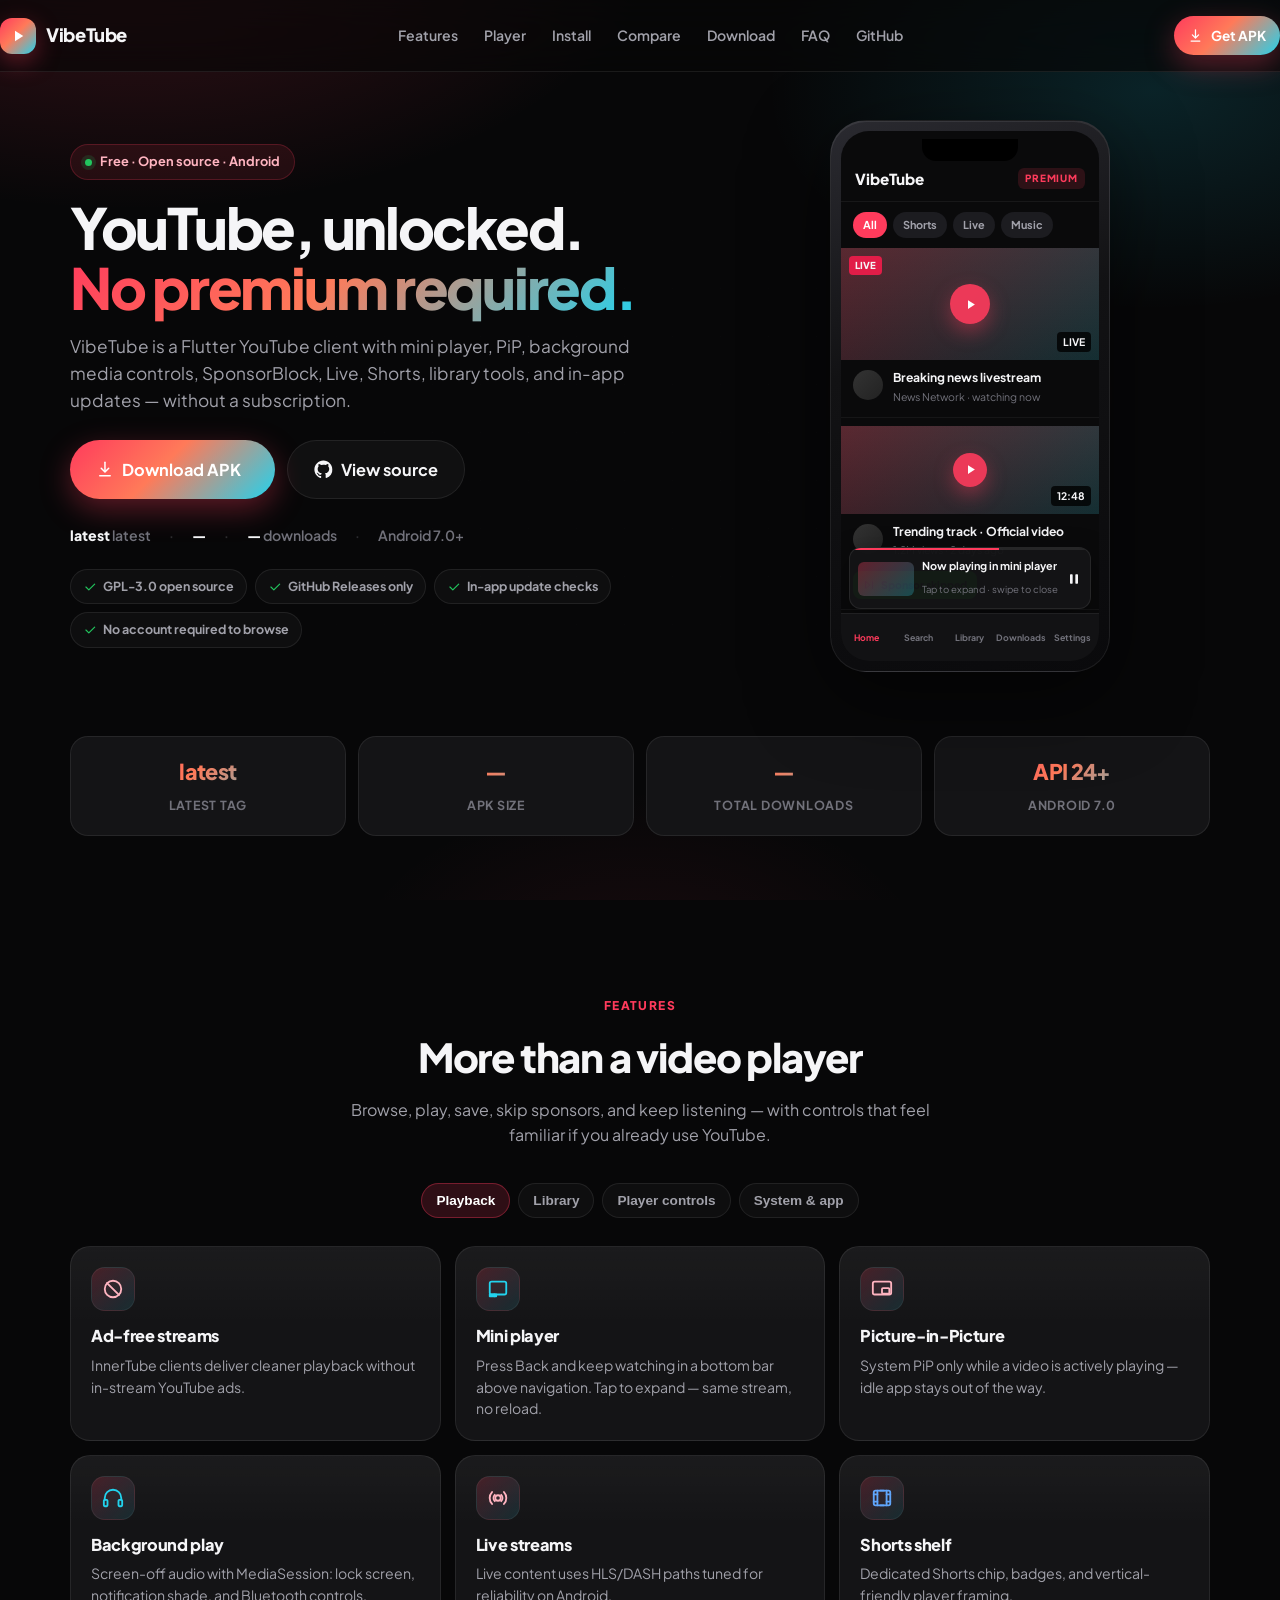
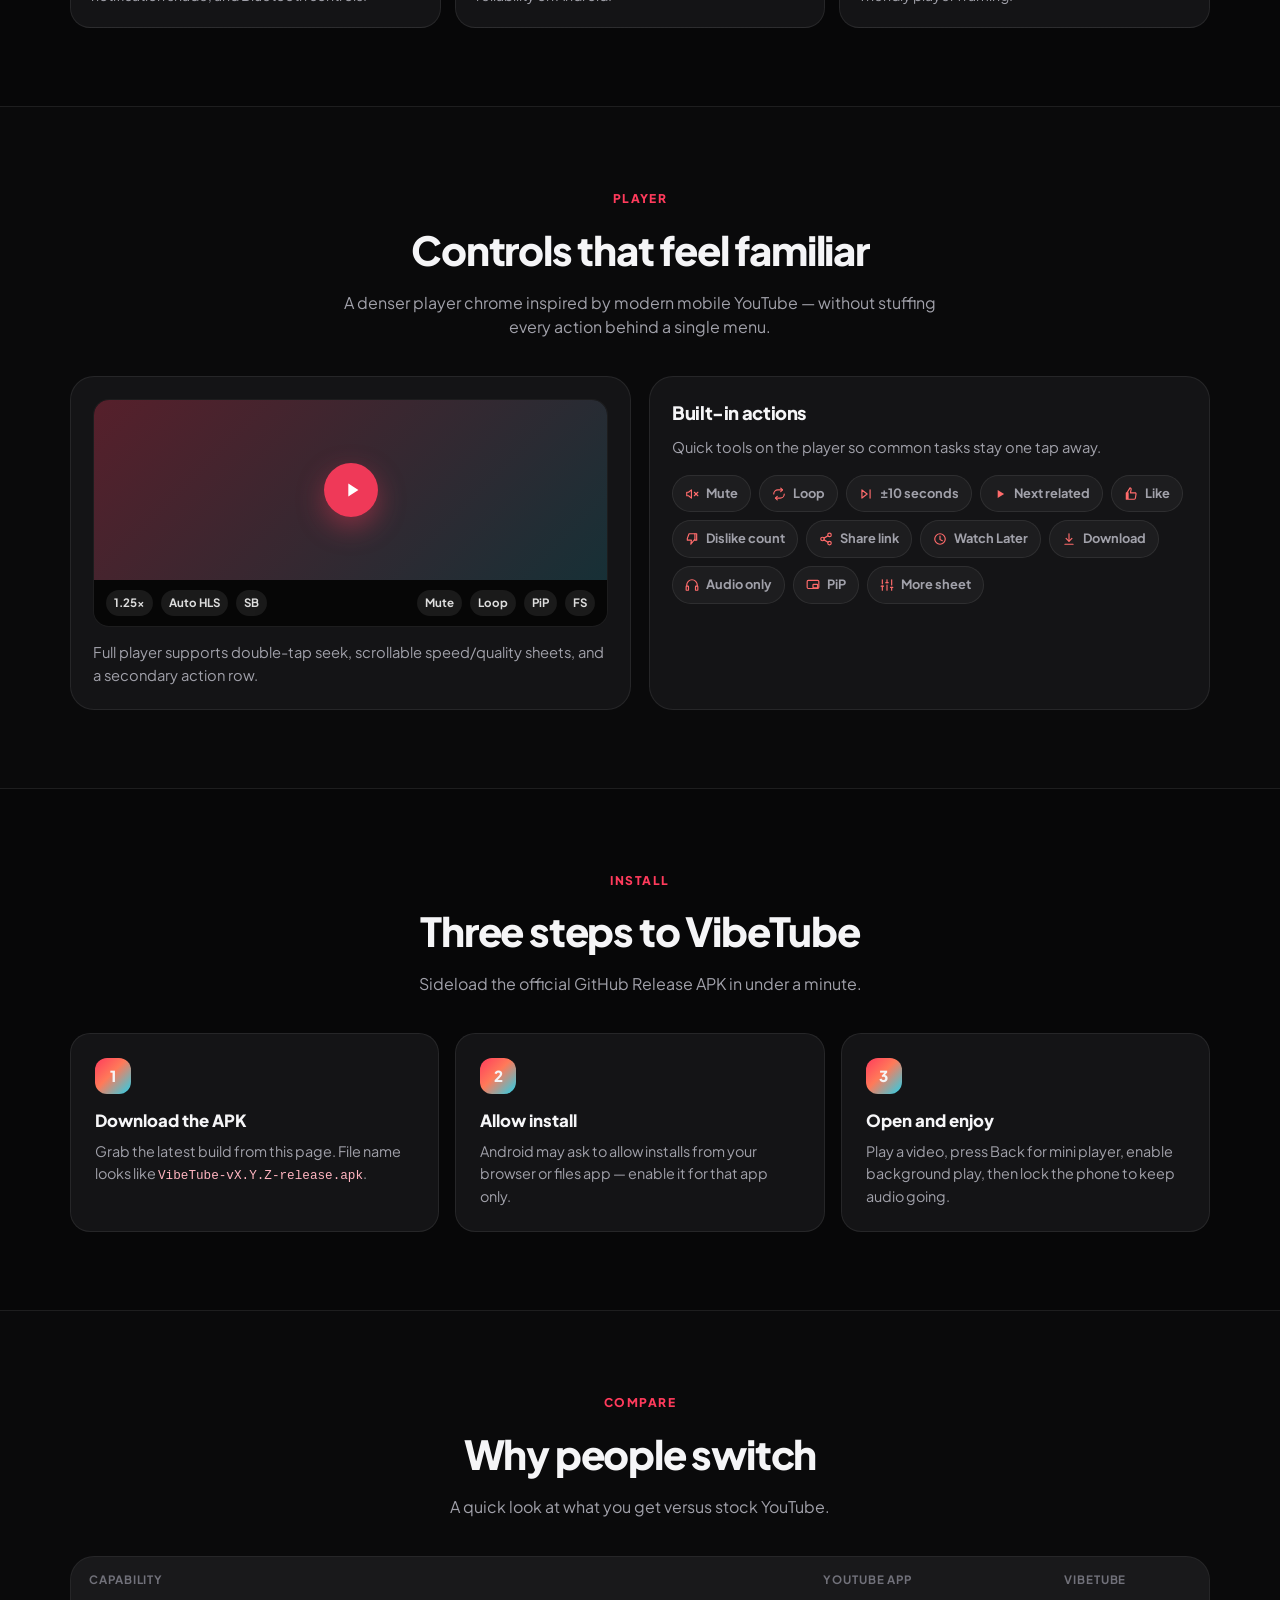
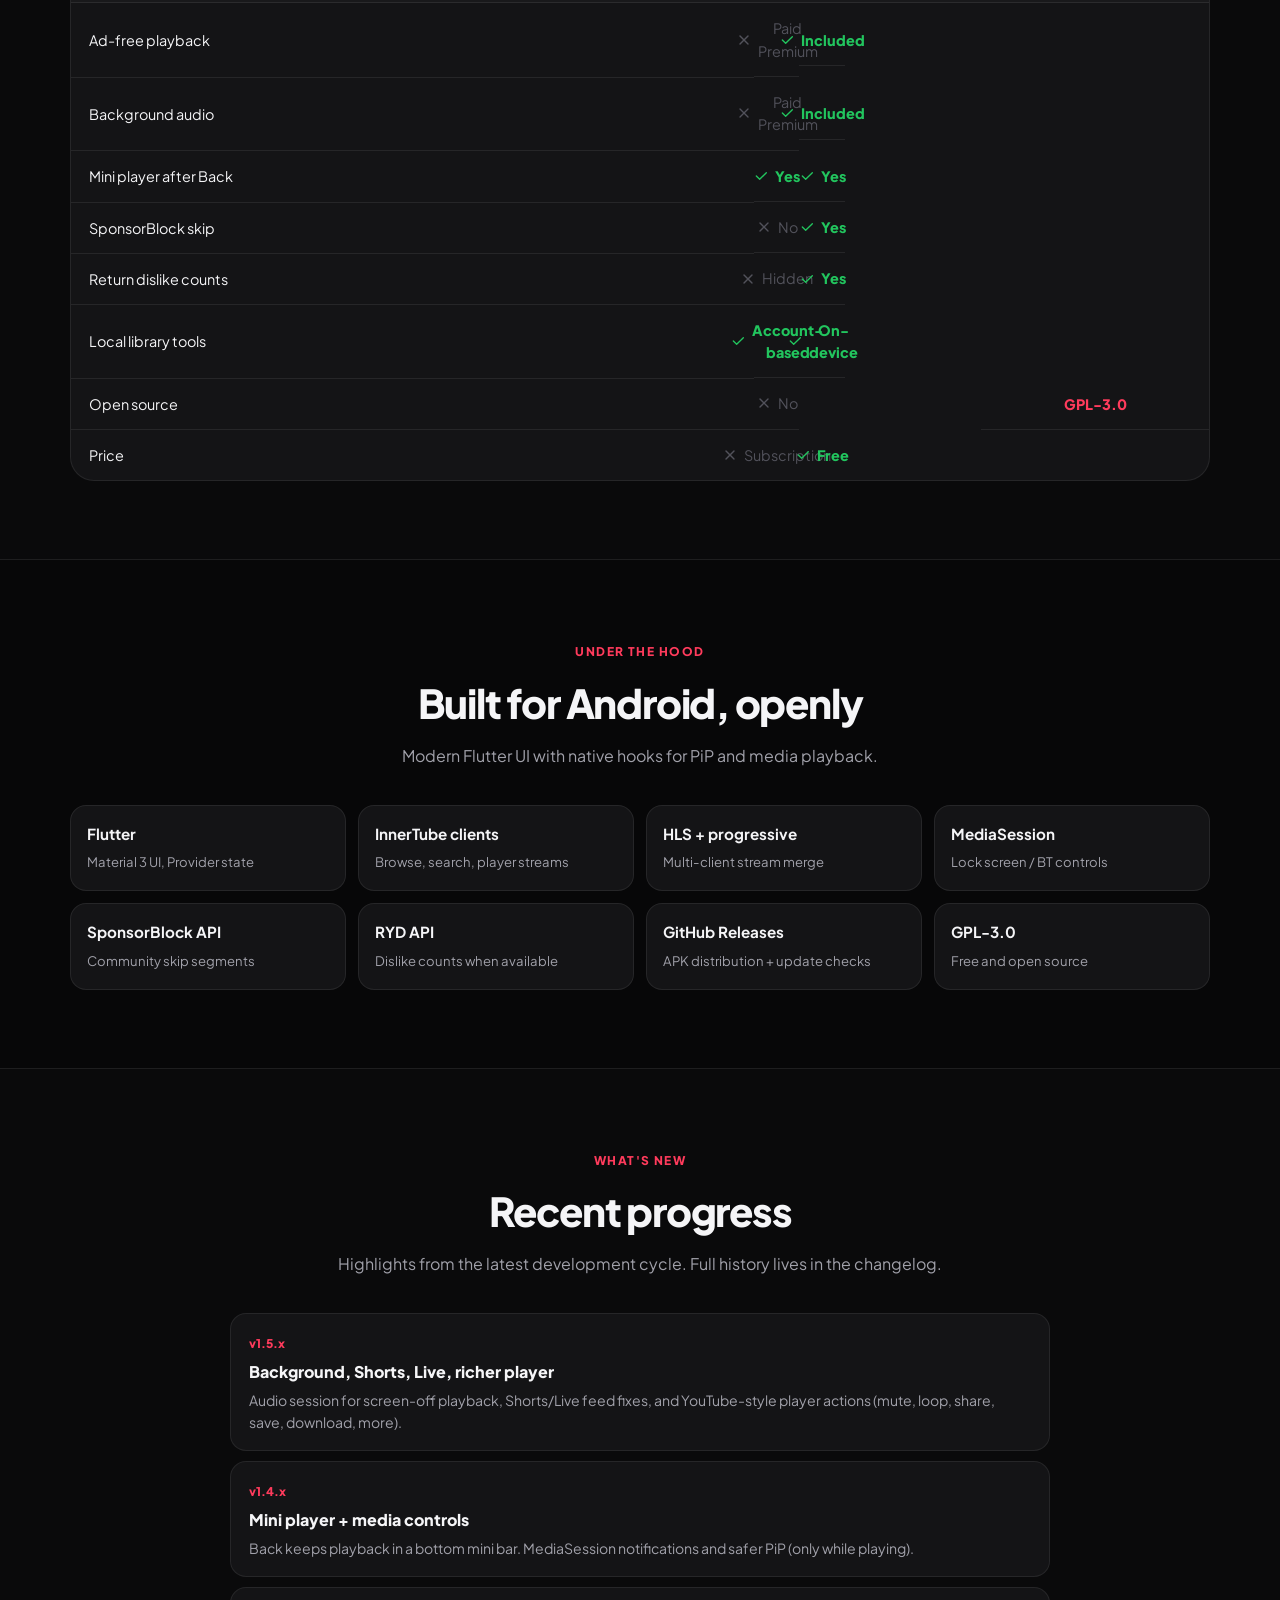
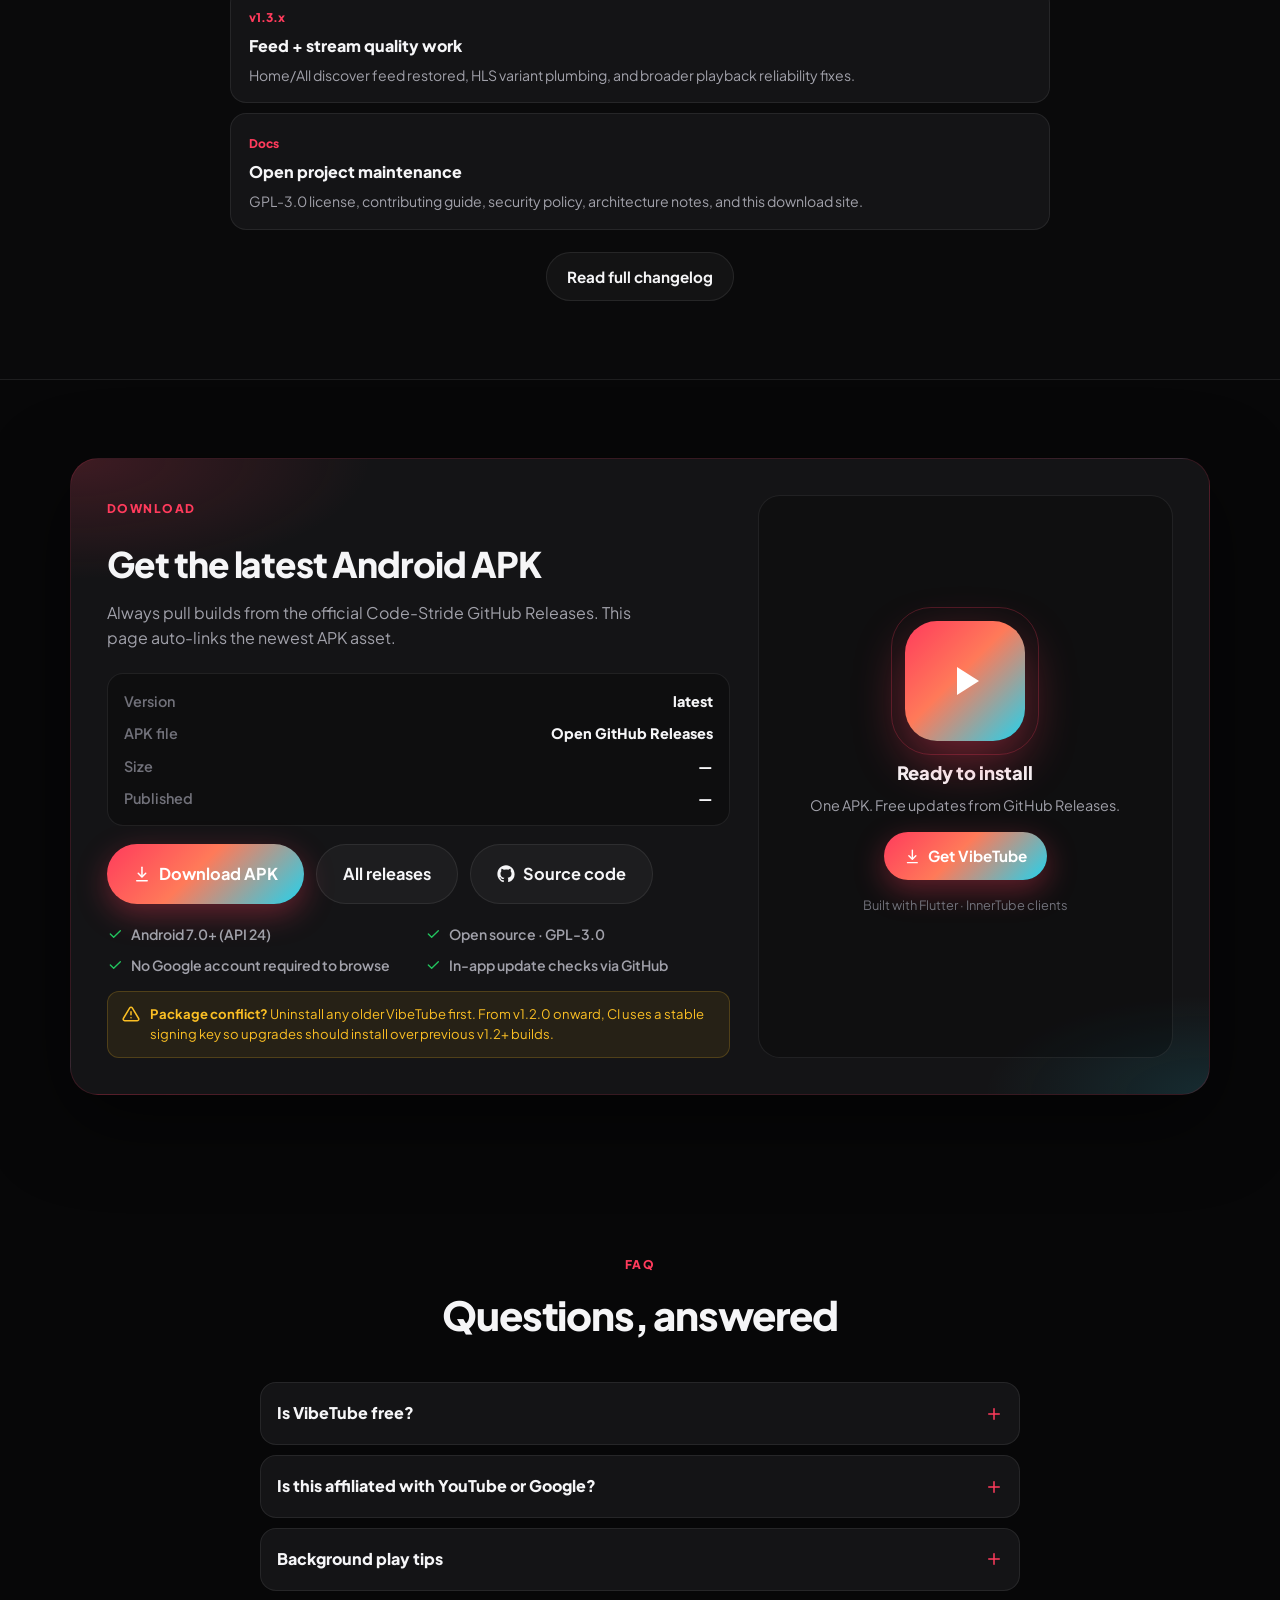
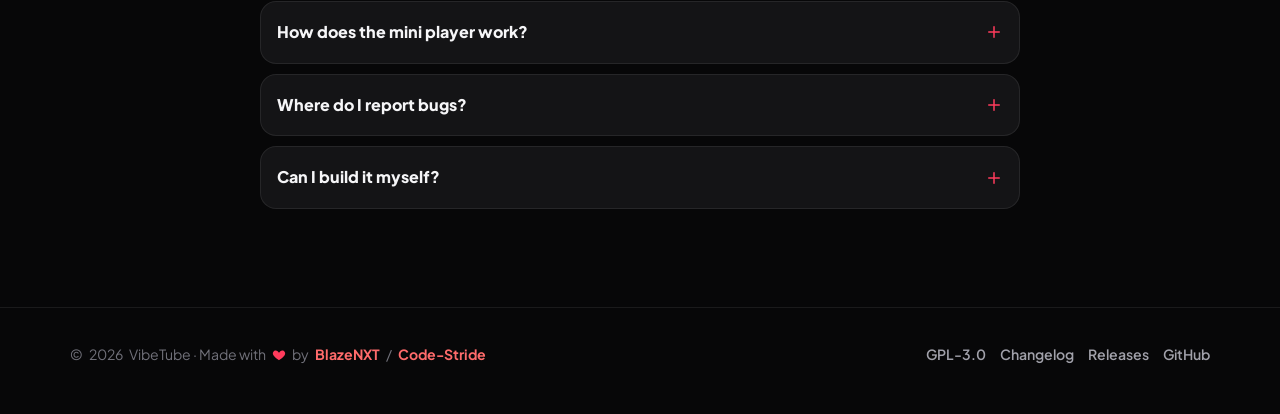
<file: docs/index.html>
<!DOCTYPE html>
<html lang="en">
<head>
  <meta charset="UTF-8" />
  <meta name="viewport" content="width=device-width, initial-scale=1, viewport-fit=cover" />
  <title>VibeTube — Free YouTube Client with Premium Features</title>
  <meta name="description" content="VibeTube is a free open-source Android YouTube client: ad-free playback, mini player, PiP, background audio, SponsorBlock, Live and Shorts. Download the APK." />
  <meta name="theme-color" content="#0A0A0B" />
  <meta property="og:title" content="VibeTube — Premium YouTube Features, Free" />
  <meta property="og:description" content="Ad-free. Mini player. PiP. Background play. SponsorBlock. Live and Shorts. Open source Flutter app for Android." />
  <meta property="og:type" content="website" />
  <meta property="og:url" content="https://code-stride.github.io/VibeTube/" />
  <link rel="preconnect" href="https://fonts.googleapis.com" />
  <link rel="preconnect" href="https://fonts.gstatic.com" crossorigin />
  <link href="https://fonts.googleapis.com/css2?family=Plus+Jakarta+Sans:wght@400;500;600;700;800&display=swap" rel="stylesheet" />
  <style>
    :root {
      --bg:#070708; --surface:#141416; --surface2:#1c1c20; --border:rgba(255,255,255,.08);
      --text:#f5f5f7; --muted:#a1a1aa; --faint:#71717a; --primary:#ff3b5c; --primary2:#ff6b6b;
      --cyan:#22d3ee; --green:#22c55e; --amber:#fbbf24;
      --grad:linear-gradient(135deg,#ff3b5c 0%,#ff7a59 45%,#22d3ee 100%);
      --grad-soft:linear-gradient(135deg,rgba(255,59,92,.2),rgba(34,211,238,.12));
      --shadow:0 24px 80px rgba(0,0,0,.55); --radius:20px; --nav-h:72px;
    }
    *{box-sizing:border-box;margin:0;padding:0}
    html{scroll-behavior:smooth}
    body{font-family:"Plus Jakarta Sans",system-ui,sans-serif;background:var(--bg);color:var(--text);line-height:1.55;overflow-x:hidden}
    a{color:inherit;text-decoration:none}
    code{font-family:ui-monospace,SFMono-Regular,Menlo,Consolas,monospace;font-size:.88em;color:#ffb4c0}
    .wrap{width:min(1140px,calc(100% - 40px));margin-inline:auto}
    .icon{width:1.15em;height:1.15em;display:inline-block;vertical-align:-.15em;fill:none;stroke:currentColor;stroke-width:2;stroke-linecap:round;stroke-linejoin:round;flex:0 0 auto}
    .icon-fill{fill:currentColor;stroke:none}
    .bg-glow{position:fixed;inset:0;pointer-events:none;z-index:-1;background:
      radial-gradient(900px 500px at 10% -10%,rgba(255,59,92,.22),transparent 60%),
      radial-gradient(700px 400px at 90% 10%,rgba(34,211,238,.14),transparent 55%),
      radial-gradient(600px 400px at 50% 110%,rgba(255,59,92,.08),transparent 50%),var(--bg)}
    .grid-fx{position:fixed;inset:0;z-index:-1;pointer-events:none;opacity:.22;background-image:linear-gradient(rgba(255,255,255,.03) 1px,transparent 1px),linear-gradient(90deg,rgba(255,255,255,.03) 1px,transparent 1px);background-size:48px 48px;mask-image:radial-gradient(ellipse at center,black 20%,transparent 75%)}

    .nav{position:sticky;top:0;z-index:50;height:var(--nav-h);display:flex;align-items:center;backdrop-filter:blur(18px) saturate(1.4);background:rgba(7,7,8,.72);border-bottom:1px solid var(--border)}
    .nav-inner{display:flex;align-items:center;justify-content:space-between;gap:16px;width:100%}
    .brand{display:flex;align-items:center;gap:10px;font-weight:800;font-size:1.15rem;letter-spacing:-.02em}
    .brand-mark{width:36px;height:36px;border-radius:12px;background:var(--grad);display:grid;place-items:center;box-shadow:0 8px 24px rgba(255,59,92,.35);color:#fff}
    .brand-mark .icon{width:18px;height:18px}
    .nav-links{display:flex;gap:4px;align-items:center;flex-wrap:wrap}
    .nav-links a{color:var(--muted);font-size:.88rem;font-weight:600;padding:8px 11px;border-radius:999px;transition:.2s}
    .nav-links a:hover{color:var(--text);background:rgba(255,255,255,.04)}
    .nav-cta{display:flex;gap:10px;align-items:center}

    .btn{display:inline-flex;align-items:center;justify-content:center;gap:8px;border:0;border-radius:999px;font-weight:700;font-size:.95rem;padding:12px 20px;cursor:pointer;transition:transform .2s,box-shadow .2s,background .2s;white-space:nowrap}
    .btn .icon{width:1.1em;height:1.1em}
    .btn:active{transform:translateY(1px) scale(.99)}
    .btn-primary{background:var(--grad);color:#fff;box-shadow:0 10px 30px rgba(255,59,92,.35)}
    .btn-primary:hover{box-shadow:0 14px 40px rgba(255,59,92,.45);transform:translateY(-2px)}
    .btn-ghost{background:rgba(255,255,255,.04);color:var(--text);border:1px solid var(--border)}
    .btn-ghost:hover{background:rgba(255,255,255,.08)}
    .btn-lg{padding:16px 26px;font-size:1.02rem}
    .btn-sm{padding:9px 14px;font-size:.85rem}

    .hero{padding:48px 0 64px}
    .hero-grid{display:grid;grid-template-columns:1.12fr .88fr;gap:48px;align-items:center}
    .pill{display:inline-flex;align-items:center;gap:8px;padding:7px 14px;border-radius:999px;font-size:.8rem;font-weight:700;color:#ffb4c0;background:rgba(255,59,92,.1);border:1px solid rgba(255,59,92,.22);margin-bottom:18px}
    .pill .dot{width:7px;height:7px;border-radius:50%;background:var(--green);box-shadow:0 0 0 4px rgba(34,197,94,.15);animation:pulse 1.8s infinite}
    @keyframes pulse{0%,100%{box-shadow:0 0 0 0 rgba(34,197,94,.35)}50%{box-shadow:0 0 0 8px rgba(34,197,94,0)}}
    .hero h1{font-size:clamp(2.35rem,5vw,3.55rem);line-height:1.05;letter-spacing:-.04em;font-weight:800;margin-bottom:16px}
    .grad{background:var(--grad);-webkit-background-clip:text;background-clip:text;color:transparent}
    .hero-lead{color:var(--muted);font-size:1.08rem;max-width:36rem;margin-bottom:26px}
    .hero-actions{display:flex;flex-wrap:wrap;gap:12px;margin-bottom:26px}
    .meta-row{display:flex;flex-wrap:wrap;gap:10px 18px;color:var(--faint);font-size:.88rem;font-weight:600}
    .meta-row strong{color:var(--text);font-weight:800}
    .meta-row .sep{opacity:.35}
    .trust{display:flex;flex-wrap:wrap;gap:8px;margin-top:22px}
    .trust span{display:inline-flex;align-items:center;gap:6px;padding:7px 12px;border-radius:999px;background:rgba(255,255,255,.03);border:1px solid var(--border);color:var(--muted);font-size:.78rem;font-weight:700}
    .trust .icon{width:14px;height:14px;color:var(--green)}

    .phone-stage{position:relative;display:grid;place-items:center;min-height:540px}
    .phone-glow{position:absolute;width:280px;height:280px;border-radius:50%;background:radial-gradient(circle,rgba(255,59,92,.35),transparent 70%);filter:blur(10px);z-index:0}
    .phone{position:relative;z-index:1;width:280px;border-radius:36px;padding:10px;background:linear-gradient(160deg,#2a2a30,#121214 40%,#0a0a0c);box-shadow:var(--shadow),inset 0 1px 0 rgba(255,255,255,.08);border:1px solid rgba(255,255,255,.08)}
    .phone-notch{position:absolute;top:18px;left:50%;transform:translateX(-50%);width:96px;height:22px;background:#000;border-radius:0 0 14px 14px;z-index:3}
    .phone-screen{background:#0a0a0b;border-radius:28px;overflow:hidden;min-height:530px;position:relative}
    .app-top{display:flex;align-items:center;justify-content:space-between;padding:36px 14px 10px;border-bottom:1px solid rgba(255,255,255,.06)}
    .app-name{font-weight:800;font-size:.95rem}
    .badge-prem{font-size:.62rem;font-weight:800;letter-spacing:.08em;color:var(--primary);background:rgba(255,59,92,.14);padding:3px 7px;border-radius:6px}
    .chips{display:flex;gap:6px;padding:10px 12px;overflow:hidden}
    .chip{flex:0 0 auto;font-size:.68rem;font-weight:700;padding:5px 10px;border-radius:999px;background:var(--surface2);color:var(--muted)}
    .chip.on{background:var(--primary);color:#fff}
    .vid{margin:0 0 8px;border-bottom:1px solid rgba(255,255,255,.05)}
    .vid-thumb{height:112px;background:linear-gradient(135deg,rgba(255,59,92,.25),rgba(34,211,238,.15)),linear-gradient(180deg,#222,#111);position:relative;display:grid;place-items:center}
    .vid-thumb .play{width:40px;height:40px;border-radius:50%;background:rgba(255,59,92,.9);display:grid;place-items:center;box-shadow:0 8px 20px rgba(255,59,92,.4);color:#fff}
    .vid-thumb .play .icon{width:15px;height:15px;margin-left:2px}
    .vid-thumb .dur{position:absolute;right:8px;bottom:8px;background:rgba(0,0,0,.8);font-size:.65rem;font-weight:700;padding:2px 6px;border-radius:4px}
    .vid-thumb .live{position:absolute;left:8px;top:8px;background:#e11d48;font-size:.6rem;font-weight:800;padding:2px 6px;border-radius:4px}
    .vid-meta{padding:10px 12px 12px;display:flex;gap:10px}
    .avatar{width:30px;height:30px;border-radius:50%;background:linear-gradient(135deg,#333,#222);flex:0 0 auto}
    .vid-meta h4{font-size:.76rem;font-weight:700;line-height:1.25;margin-bottom:3px}
    .vid-meta p{font-size:.66rem;color:var(--faint)}
    .sb{margin:0 12px 10px;display:inline-flex;gap:6px;align-items:center;background:rgba(0,212,0,.9);color:#041204;font-size:.66rem;font-weight:800;padding:6px 10px;border-radius:8px}
    .sb .icon{width:12px;height:12px}
    .mini-bar{position:absolute;left:8px;right:8px;bottom:52px;background:rgba(20,20,22,.96);border:1px solid rgba(255,255,255,.08);border-radius:12px;overflow:hidden;box-shadow:0 12px 30px rgba(0,0,0,.45)}
    .mini-bar .prog{height:2px;background:rgba(255,255,255,.08)}
    .mini-bar .prog>i{display:block;width:62%;height:100%;background:var(--primary)}
    .mini-bar .row{display:flex;align-items:center;gap:8px;padding:8px}
    .mini-thumb{width:56px;height:34px;border-radius:6px;background:linear-gradient(135deg,#ff3b5c55,#22d3ee44);flex:0 0 auto}
    .mini-bar .txt{flex:1;min-width:0}
    .mini-bar .txt strong{display:block;font-size:.68rem;white-space:nowrap;overflow:hidden;text-overflow:ellipsis}
    .mini-bar .txt span{font-size:.6rem;color:var(--faint)}
    .mini-bar .pause-ico{color:var(--text);display:grid;place-items:center}
    .mini-bar .pause-ico .icon{width:16px;height:16px}
    .nav-bottom{position:absolute;left:0;right:0;bottom:0;height:48px;background:#121214;border-top:1px solid rgba(255,255,255,.06);display:grid;grid-template-columns:repeat(5,1fr);align-items:center;font-size:.55rem;color:var(--faint);text-align:center;font-weight:700}
    .nav-bottom div.on{color:var(--primary)}

    section{padding:78px 0}
    .sec-head{text-align:center;margin-bottom:36px}
    .sec-kicker{display:inline-block;font-size:.75rem;font-weight:800;letter-spacing:.12em;text-transform:uppercase;color:var(--primary);margin-bottom:10px}
    .sec-head h2{font-size:clamp(1.8rem,3.5vw,2.5rem);font-weight:800;letter-spacing:-.03em;margin-bottom:10px}
    .sec-head p{color:var(--muted);max-width:38rem;margin-inline:auto}

    .tabs{display:flex;flex-wrap:wrap;justify-content:center;gap:8px;margin:0 auto 28px;max-width:720px}
    .tab{border:1px solid var(--border);background:rgba(255,255,255,.03);color:var(--muted);font-weight:700;font-size:.85rem;padding:9px 14px;border-radius:999px;cursor:pointer;transition:.2s}
    .tab:hover{color:var(--text);border-color:rgba(255,255,255,.14)}
    .tab.active{color:#fff;background:rgba(255,59,92,.16);border-color:rgba(255,59,92,.35)}
    .feat-panel{display:none}
    .feat-panel.active{display:block}
    .features{display:grid;grid-template-columns:repeat(3,1fr);gap:14px}
    .card{background:linear-gradient(180deg,rgba(255,255,255,.03),transparent 40%),var(--surface);border:1px solid var(--border);border-radius:var(--radius);padding:20px;transition:.25s transform,.25s border-color,.25s box-shadow}
    .card:hover{transform:translateY(-4px);border-color:rgba(255,59,92,.28);box-shadow:0 18px 40px rgba(0,0,0,.35)}
    .ico{width:44px;height:44px;border-radius:14px;display:grid;place-items:center;margin-bottom:12px;background:var(--grad-soft);border:1px solid rgba(255,255,255,.06);color:#ffb4c0}
    .ico .icon{width:22px;height:22px}
    .ico.cyan{color:var(--cyan)}.ico.green{color:var(--green)}.ico.warn{color:var(--amber)}.ico.blue{color:#60a5fa}
    .card h3{font-size:1.02rem;font-weight:800;margin-bottom:6px;letter-spacing:-.02em}
    .card p{color:var(--muted);font-size:.88rem}

    .player-grid{display:grid;grid-template-columns:1fr 1fr;gap:18px;align-items:stretch}
    .player-box{background:var(--surface);border:1px solid var(--border);border-radius:24px;padding:22px;overflow:hidden}
    .player-box h3{font-size:1.15rem;font-weight:800;margin-bottom:8px;letter-spacing:-.02em}
    .player-box .lead{color:var(--muted);font-size:.92rem;margin-bottom:16px}
    .ctrl-grid{display:flex;flex-wrap:wrap;gap:8px}
    .ctrl-chip{display:inline-flex;align-items:center;gap:7px;padding:8px 12px;border-radius:999px;background:rgba(255,255,255,.04);border:1px solid var(--border);font-size:.8rem;font-weight:700;color:var(--muted)}
    .ctrl-chip .icon{width:14px;height:14px;color:var(--primary2)}
    .mock-player{border-radius:16px;overflow:hidden;background:#0a0a0b;border:1px solid var(--border)}
    .mock-stage{height:180px;background:linear-gradient(135deg,rgba(255,59,92,.28),rgba(34,211,238,.14)),#151518;display:grid;place-items:center;position:relative}
    .mock-stage .big-play{width:54px;height:54px;border-radius:50%;background:rgba(255,59,92,.92);display:grid;place-items:center;color:#fff;box-shadow:0 10px 28px rgba(255,59,92,.4)}
    .mock-stage .big-play .icon{width:22px;height:22px;margin-left:2px}
    .mock-bar{display:flex;align-items:center;justify-content:space-between;gap:8px;padding:10px 12px;background:rgba(0,0,0,.45);font-size:.72rem;font-weight:700;color:#ddd;flex-wrap:wrap}
    .mock-bar .group{display:flex;gap:8px;flex-wrap:wrap;align-items:center}
    .mock-bar .tag{padding:4px 8px;border-radius:999px;background:rgba(255,255,255,.08)}

    .band{display:grid;grid-template-columns:repeat(4,1fr);gap:12px}
    .band .stat{background:var(--surface);border:1px solid var(--border);border-radius:18px;padding:18px;text-align:center}
    .band .stat strong{display:block;font-size:1.35rem;font-weight:800;letter-spacing:-.03em;margin-bottom:4px;background:var(--grad);-webkit-background-clip:text;background-clip:text;color:transparent}
    .band .stat span{color:var(--faint);font-size:.78rem;font-weight:700;text-transform:uppercase;letter-spacing:.06em}

    .steps{display:grid;grid-template-columns:repeat(3,1fr);gap:16px}
    .step{padding:24px;border-radius:var(--radius);background:var(--surface);border:1px solid var(--border)}
    .step-num{width:36px;height:36px;border-radius:12px;display:grid;place-items:center;font-weight:800;background:var(--grad);margin-bottom:14px;font-size:.95rem}
    .step h3{font-size:1.05rem;margin-bottom:6px;font-weight:800}
    .step p{color:var(--muted);font-size:.9rem}

    .compare{overflow:auto;border-radius:24px;border:1px solid var(--border);background:var(--surface)}
    table{width:100%;border-collapse:collapse;min-width:640px}
    th,td{padding:14px 18px;text-align:left;border-bottom:1px solid var(--border);font-size:.9rem}
    th{color:var(--faint);font-size:.72rem;text-transform:uppercase;letter-spacing:.08em;background:rgba(255,255,255,.02)}
    td:nth-child(2),th:nth-child(2),td:nth-child(3),th:nth-child(3){text-align:center;width:20%}
    tr:last-child td{border-bottom:0}
    .yes{color:var(--green);font-weight:800;display:inline-flex;align-items:center;justify-content:center;gap:6px}
    .no{color:#52525b;display:inline-flex;align-items:center;justify-content:center;gap:6px}
    .hl{color:var(--primary);font-weight:800}
    .yes .icon,.no .icon{width:16px;height:16px}

    .tech{display:grid;grid-template-columns:repeat(4,1fr);gap:12px}
    .tech .t{background:var(--surface);border:1px solid var(--border);border-radius:16px;padding:16px}
    .tech .t strong{display:block;font-size:.95rem;margin-bottom:4px}
    .tech .t span{color:var(--muted);font-size:.82rem}

    .changelog{display:grid;gap:10px;max-width:820px;margin-inline:auto}
    .ch-item{background:var(--surface);border:1px solid var(--border);border-radius:16px;padding:16px 18px}
    .ch-item .tag{display:inline-flex;align-items:center;gap:6px;font-size:.75rem;font-weight:800;color:var(--primary);margin-bottom:6px}
    .ch-item h3{font-size:1rem;font-weight:800;margin-bottom:6px}
    .ch-item p{color:var(--muted);font-size:.88rem}

    .dl-panel{display:grid;grid-template-columns:1.2fr .8fr;gap:28px;padding:36px;border-radius:28px;background:radial-gradient(600px 240px at 0% 0%,rgba(255,59,92,.18),transparent 50%),radial-gradient(500px 220px at 100% 100%,rgba(34,211,238,.12),transparent 45%),var(--surface);border:1px solid rgba(255,59,92,.15);box-shadow:var(--shadow)}
    .dl-panel h2{font-size:clamp(1.7rem,3vw,2.2rem);font-weight:800;letter-spacing:-.03em;margin:8px 0 10px}
    .dl-panel .lead{color:var(--muted);margin-bottom:22px;max-width:34rem}
    .dl-actions{display:flex;flex-wrap:wrap;gap:12px;margin-bottom:20px}
    .release-box{display:grid;gap:10px;padding:16px;border-radius:16px;background:rgba(0,0,0,.28);border:1px solid var(--border);margin-bottom:18px}
    .release-box .row{display:flex;justify-content:space-between;gap:12px;font-size:.9rem}
    .release-box .label{color:var(--faint);font-weight:600}
    .release-box .value{font-weight:800;text-align:right;word-break:break-all}
    .checks{display:grid;grid-template-columns:1fr 1fr;gap:10px 14px;list-style:none}
    .checks li{display:flex;gap:8px;align-items:flex-start;color:var(--muted);font-size:.88rem;font-weight:600}
    .checks li .icon{color:var(--green);width:16px;height:16px;margin-top:2px}
    .side-card{background:rgba(0,0,0,.25);border:1px solid var(--border);border-radius:22px;padding:22px;height:100%;display:flex;flex-direction:column;justify-content:center;align-items:center;text-align:center}
    .apk-orb{width:120px;height:120px;border-radius:32px;position:relative;background:var(--grad);display:grid;place-items:center;margin-bottom:18px;box-shadow:0 20px 50px rgba(255,59,92,.4);color:#fff}
    .apk-orb::after{content:"";position:absolute;inset:-14px;border-radius:40px;border:1px solid rgba(255,59,92,.25);animation:ring 2.4s infinite}
    @keyframes ring{0%{transform:scale(.92);opacity:.8}100%{transform:scale(1.12);opacity:0}}
    .apk-orb .icon{width:48px;height:48px}
    .side-card h3{font-size:1.15rem;font-weight:800;margin-bottom:6px}
    .side-card p{color:var(--muted);font-size:.9rem;margin-bottom:16px}
    .warn{margin-top:14px;padding:12px 14px;border-radius:12px;font-size:.82rem;background:rgba(251,191,36,.08);border:1px solid rgba(251,191,36,.2);color:#fbbf24;text-align:left;display:flex;gap:10px;align-items:flex-start}
    .warn .icon{width:18px;height:18px;flex:0 0 auto;margin-top:1px}

    .faq{display:grid;gap:10px;max-width:760px;margin-inline:auto}
    details.faq-item{background:var(--surface);border:1px solid var(--border);border-radius:16px;padding:4px 16px}
    details.faq-item summary{cursor:pointer;list-style:none;padding:14px 0;font-weight:800;display:flex;justify-content:space-between;gap:12px;align-items:center}
    details.faq-item summary::-webkit-details-marker{display:none}
    details.faq-item summary .chev{color:var(--primary);transition:transform .2s;display:grid;place-items:center}
    details.faq-item summary .chev .icon{width:18px;height:18px}
    details.faq-item[open] summary .chev{transform:rotate(45deg)}
    details.faq-item p{color:var(--muted);font-size:.92rem;padding:0 0 14px}
    details.faq-item a{color:var(--primary2);font-weight:700}

    footer{border-top:1px solid var(--border);padding:36px 0 48px;margin-top:20px}
    .foot{display:flex;flex-wrap:wrap;gap:16px;justify-content:space-between;align-items:center}
    .foot p{color:var(--faint);font-size:.88rem;display:flex;flex-wrap:wrap;align-items:center;gap:6px}
    .foot a{color:var(--primary2);font-weight:700}
    .foot .icon-heart{width:14px;height:14px;color:var(--primary);fill:currentColor;stroke:none}
    .foot-links{display:flex;flex-wrap:wrap;gap:14px}
    .foot-links a{color:var(--muted);font-size:.88rem;font-weight:600}
    .foot-links a:hover{color:var(--text)}

    .float-dl{position:fixed;right:18px;bottom:18px;z-index:40;display:none;align-items:center;gap:8px;padding:14px 18px;border-radius:999px;font-weight:800;background:var(--grad);color:#fff;box-shadow:0 12px 40px rgba(255,59,92,.45);transition:.2s transform,.2s opacity}
    .float-dl .icon{width:18px;height:18px}
    .float-dl.show{display:inline-flex}
    .float-dl:hover{transform:translateY(-3px)}
    .menu-btn{display:none;width:42px;height:42px;border-radius:12px;border:1px solid var(--border);background:rgba(255,255,255,.04);color:var(--text);cursor:pointer;place-items:center}
    .menu-btn .icon{width:20px;height:20px}

    @media (max-width:980px){
      .hero-grid,.dl-panel,.features,.steps,.player-grid,.tech,.band{grid-template-columns:1fr 1fr}
      .phone-stage{min-height:auto}
    }
    @media (max-width:720px){
      .hero-grid,.dl-panel,.features,.steps,.player-grid,.tech,.band{grid-template-columns:1fr}
      .phone-stage{order:-1}
      .phone{width:min(260px,70vw)}
      .phone-screen{min-height:460px}
      .nav-links{display:none}
      .menu-btn{display:grid}
      .nav-links.open{display:flex;flex-direction:column;position:absolute;top:var(--nav-h);left:0;right:0;padding:12px 20px 18px;background:rgba(10,10,12,.96);border-bottom:1px solid var(--border)}
      .checks{grid-template-columns:1fr}
      td:nth-child(2),th:nth-child(2){display:none}
    }
  </style>
</head>
<body>
<svg xmlns="http://www.w3.org/2000/svg" style="display:none" aria-hidden="true">
  <symbol id="i-play" viewBox="0 0 24 24"><polygon class="icon-fill" points="8,5 19,12 8,19"/></symbol>
  <symbol id="i-download" viewBox="0 0 24 24"><path d="M12 3v12"/><path d="m7 11 5 5 5-5"/><path d="M5 21h14"/></symbol>
  <symbol id="i-github" viewBox="0 0 24 24"><path class="icon-fill" d="M12 .5C5.73.5.5 5.73.5 12c0 5.08 3.29 9.39 7.86 10.91.58.1.79-.25.79-.56 0-.28-.01-1.02-.02-2-3.2.7-3.88-1.54-3.88-1.54-.53-1.34-1.28-1.7-1.28-1.7-1.05-.72.08-.7.08-.7 1.16.08 1.77 1.19 1.77 1.19 1.03 1.77 2.7 1.26 3.36.96.1-.75.4-1.26.73-1.55-2.55-.29-5.23-1.28-5.23-5.68 0-1.25.45-2.28 1.18-3.08-.12-.29-.51-1.46.11-3.04 0 0 .97-.31 3.18 1.18a11.1 11.1 0 0 1 2.9-.39c.98 0 1.97.13 2.9.39 2.2-1.49 3.17-1.18 3.17-1.18.62 1.58.23 2.75.12 3.04.74.8 1.18 1.83 1.18 3.08 0 4.41-2.69 5.39-5.25 5.67.41.36.78 1.06.78 2.14 0 1.55-.01 2.8-.01 3.18 0 .31.21.67.8.56A10.52 10.52 0 0 0 23.5 12C23.5 5.73 18.27.5 12 .5z"/></symbol>
  <symbol id="i-ban" viewBox="0 0 24 24"><circle cx="12" cy="12" r="9"/><path d="M5.5 5.5 18.5 18.5"/></symbol>
  <symbol id="i-panel" viewBox="0 0 24 24"><rect x="3" y="4" width="18" height="14" rx="2"/><path d="M3 18h7v2H3z"/><path d="M8 18v2"/></symbol>
  <symbol id="i-pip" viewBox="0 0 24 24"><rect x="2" y="4" width="20" height="14" rx="2"/><rect x="12" y="11" width="8" height="6" rx="1"/></symbol>
  <symbol id="i-headphones" viewBox="0 0 24 24"><path d="M3 14v-2a9 9 0 0 1 18 0v2"/><rect x="2" y="14" width="4" height="7" rx="1"/><rect x="18" y="14" width="4" height="7" rx="1"/></symbol>
  <symbol id="i-skip" viewBox="0 0 24 24"><path d="M5 5v14l9-7-9-7z"/><path d="M19 5v14"/></symbol>
  <symbol id="i-thumbs-down" viewBox="0 0 24 24"><path d="M17 14V3H7l-3 8v3h7l-1 7 7-9z"/><path d="M17 3h3v11h-3"/></symbol>
  <symbol id="i-thumbs-up" viewBox="0 0 24 24"><path d="M7 10v11H4V10h3zm13 0H11l1.3-6.2A2 2 0 0 0 10.3 1.5L5 10v11h12.5a2 2 0 0 0 2-1.7l1.2-8A2 2 0 0 0 18.7 10H20z"/></symbol>
  <symbol id="i-live" viewBox="0 0 24 24"><circle cx="12" cy="12" r="3"/><path d="M5.5 5.5a9.5 9.5 0 0 0 0 13"/><path d="M18.5 5.5a9.5 9.5 0 0 1 0 13"/><path d="M8.5 8.5a5 5 0 0 0 0 7"/><path d="M15.5 8.5a5 5 0 0 1 0 7"/></symbol>
  <symbol id="i-zap" viewBox="0 0 24 24"><path d="M13 2 4 14h7l-1 8 9-12h-7l1-8z"/></symbol>
  <symbol id="i-palette" viewBox="0 0 24 24"><path d="M12 3a9 9 0 1 0 0 18h1.5a2.5 2.5 0 0 0 0-5H13a2 2 0 0 1-2-2 2 2 0 0 1 2-2h3a5 5 0 0 0 0-10H12z"/><circle cx="7.5" cy="11" r="1.2" class="icon-fill"/><circle cx="10" cy="7.5" r="1.2" class="icon-fill"/><circle cx="14.5" cy="7.5" r="1.2" class="icon-fill"/></symbol>
  <symbol id="i-check" viewBox="0 0 24 24"><path d="m5 12 5 5L20 7"/></symbol>
  <symbol id="i-x" viewBox="0 0 24 24"><path d="M6 6 18 18"/><path d="M18 6 6 18"/></symbol>
  <symbol id="i-pause" viewBox="0 0 24 24"><rect x="6" y="5" width="4" height="14" rx="1" class="icon-fill"/><rect x="14" y="5" width="4" height="14" rx="1" class="icon-fill"/></symbol>
  <symbol id="i-menu" viewBox="0 0 24 24"><path d="M4 7h16"/><path d="M4 12h16"/><path d="M4 17h16"/></symbol>
  <symbol id="i-plus" viewBox="0 0 24 24"><path d="M12 5v14"/><path d="M5 12h14"/></symbol>
  <symbol id="i-alert" viewBox="0 0 24 24"><path d="M12 9v4"/><path d="M12 17h.01"/><path d="M10.3 3.9 1.8 18a2 2 0 0 0 1.7 3h17a2 2 0 0 0 1.7-3L13.7 3.9a2 2 0 0 0-3.4 0z"/></symbol>
  <symbol id="i-heart" viewBox="0 0 24 24"><path class="icon-fill" d="M12 21s-6.7-4.3-9.3-8.1C.7 10.2 1.1 6.8 3.6 5.1 5.5 3.8 8 4 9.7 5.6L12 8l2.3-2.4C16 4 18.5 3.8 20.4 5.1c2.5 1.7 2.9 5.1 1 7.8C18.7 16.7 12 21 12 21z"/></symbol>
  <symbol id="i-search" viewBox="0 0 24 24"><circle cx="11" cy="11" r="7"/><path d="m20 20-3.5-3.5"/></symbol>
  <symbol id="i-library" viewBox="0 0 24 24"><path d="M4 4h5v16H4z"/><path d="M10 4h5v16h-5z"/><path d="m16 5 5 1.5v14l-5-1.5V5z"/></symbol>
  <symbol id="i-history" viewBox="0 0 24 24"><path d="M3 12a9 9 0 1 0 3-6.7"/><path d="M3 4v5h5"/><path d="M12 7v6l4 2"/></symbol>
  <symbol id="i-clock" viewBox="0 0 24 24"><circle cx="12" cy="12" r="9"/><path d="M12 7v6l4 2"/></symbol>
  <symbol id="i-share" viewBox="0 0 24 24"><circle cx="18" cy="5" r="3"/><circle cx="6" cy="12" r="3"/><circle cx="18" cy="19" r="3"/><path d="m8.6 13.5 6.8 3.9"/><path d="m15.4 6.6-6.8 3.9"/></symbol>
  <symbol id="i-loop" viewBox="0 0 24 24"><path d="M3 12a7 7 0 0 1 7-7h8"/><path d="m15 2 3 3-3 3"/><path d="M21 12a7 7 0 0 1-7 7H6"/><path d="m9 22-3-3 3-3"/></symbol>
  <symbol id="i-mute" viewBox="0 0 24 24"><path d="M11 5 6 9H3v6h3l5 4V5z"/><path d="m22 9-6 6"/><path d="m16 9 6 6"/></symbol>
  <symbol id="i-cc" viewBox="0 0 24 24"><rect x="2" y="5" width="20" height="14" rx="2"/><path d="M8 12h.01"/><path d="M12 12h4"/><path d="M7 15h3"/><path d="M14 15h3"/></symbol>
  <symbol id="i-update" viewBox="0 0 24 24"><path d="M21 12a9 9 0 1 1-2.6-6.3"/><path d="M21 3v6h-6"/></symbol>
  <symbol id="i-shield" viewBox="0 0 24 24"><path d="M12 3 4 6v6c0 5 3.5 8.5 8 9 4.5-.5 8-4 8-9V6l-8-3z"/></symbol>
  <symbol id="i-smartphone" viewBox="0 0 24 24"><rect x="7" y="2" width="10" height="20" rx="2"/><path d="M11 18h2"/></symbol>
  <symbol id="i-sliders" viewBox="0 0 24 24"><path d="M4 21v-7"/><path d="M4 10V3"/><path d="M12 21v-9"/><path d="M12 8V3"/><path d="M20 21v-5"/><path d="M20 12V3"/><path d="M2 14h4"/><path d="M10 8h4"/><path d="M18 16h4"/></symbol>
  <symbol id="i-film" viewBox="0 0 24 24"><rect x="3" y="4" width="18" height="16" rx="2"/><path d="M7 4v16"/><path d="M17 4v16"/><path d="M3 8h4"/><path d="M3 16h4"/><path d="M17 8h4"/><path d="M17 16h4"/><path d="M10 4h4"/><path d="M10 20h4"/></symbol>
  <symbol id="i-folder" viewBox="0 0 24 24"><path d="M3 7a2 2 0 0 1 2-2h5l2 2h7a2 2 0 0 1 2 2v9a2 2 0 0 1-2 2H5a2 2 0 0 1-2-2V7z"/></symbol>
</svg>

<div class="bg-glow"></div>
<div class="grid-fx"></div>

<header class="nav">
  <div class="wrap nav-inner">
    <a class="brand" href="#">
      <span class="brand-mark" aria-hidden="true"><svg class="icon icon-fill" viewBox="0 0 24 24"><use href="#i-play"/></svg></span>
      VibeTube
    </a>
    <nav class="nav-links" id="navLinks">
      <a href="#features">Features</a>
      <a href="#player">Player</a>
      <a href="#how">Install</a>
      <a href="#compare">Compare</a>
      <a href="#download">Download</a>
      <a href="#faq">FAQ</a>
      <a href="https://github.com/Code-Stride/VibeTube" target="_blank" rel="noopener">GitHub</a>
    </nav>
    <div class="nav-cta">
      <a class="btn btn-primary btn-sm js-apk-download" href="https://github.com/Code-Stride/VibeTube/releases/latest">
        <svg class="icon" viewBox="0 0 24 24"><use href="#i-download"/></svg> Get APK
      </a>
      <button class="menu-btn" id="menuBtn" aria-label="Menu" type="button"><svg class="icon" viewBox="0 0 24 24"><use href="#i-menu"/></svg></button>
    </div>
  </div>
</header>

<main>
<section class="hero">
  <div class="wrap hero-grid">
    <div>
      <div class="pill"><span class="dot"></span> Free · Open source · Android</div>
      <h1>YouTube, unlocked.<br /><span class="grad">No premium required.</span></h1>
      <p class="hero-lead">VibeTube is a Flutter YouTube client with mini player, PiP, background media controls, SponsorBlock, Live, Shorts, library tools, and in-app updates — without a subscription.</p>
      <div class="hero-actions">
        <a class="btn btn-primary btn-lg js-apk-download" href="https://github.com/Code-Stride/VibeTube/releases/latest">
          <svg class="icon" viewBox="0 0 24 24"><use href="#i-download"/></svg>
          Download APK <span id="heroVer" style="opacity:.85;font-weight:700;font-size:.85em"></span>
        </a>
        <a class="btn btn-ghost btn-lg" href="https://github.com/Code-Stride/VibeTube" target="_blank" rel="noopener">
          <svg class="icon icon-fill" viewBox="0 0 24 24" style="width:1.15em;height:1.15em"><use href="#i-github"/></svg>
          View source
        </a>
      </div>
      <div class="meta-row">
        <span><strong id="statVersion">…</strong> latest</span><span class="sep">·</span>
        <span><strong id="statSize">…</strong></span><span class="sep">·</span>
        <span><strong id="statDownloads">…</strong> downloads</span><span class="sep">·</span>
        <span>Android 7.0+</span>
      </div>
      <div class="trust">
        <span><svg class="icon" viewBox="0 0 24 24"><use href="#i-check"/></svg> GPL-3.0 open source</span>
        <span><svg class="icon" viewBox="0 0 24 24"><use href="#i-check"/></svg> GitHub Releases only</span>
        <span><svg class="icon" viewBox="0 0 24 24"><use href="#i-check"/></svg> In-app update checks</span>
        <span><svg class="icon" viewBox="0 0 24 24"><use href="#i-check"/></svg> No account required to browse</span>
      </div>
    </div>
    <div class="phone-stage" aria-hidden="true">
      <div class="phone-glow"></div>
      <div class="phone">
        <div class="phone-notch"></div>
        <div class="phone-screen">
          <div class="app-top"><div class="app-name">VibeTube</div><div class="badge-prem">PREMIUM</div></div>
          <div class="chips"><span class="chip on">All</span><span class="chip">Shorts</span><span class="chip">Live</span><span class="chip">Music</span></div>
          <div class="vid">
            <div class="vid-thumb"><span class="live">LIVE</span><div class="play"><svg class="icon icon-fill" viewBox="0 0 24 24"><use href="#i-play"/></svg></div><span class="dur">LIVE</span></div>
            <div class="vid-meta"><div class="avatar"></div><div><h4>Breaking news livestream</h4><p>News Network · watching now</p></div></div>
          </div>
          <div class="vid">
            <div class="vid-thumb" style="height:88px"><div class="play" style="width:34px;height:34px"><svg class="icon icon-fill" viewBox="0 0 24 24"><use href="#i-play"/></svg></div><span class="dur">12:48</span></div>
            <div class="vid-meta"><div class="avatar"></div><div><h4>Trending track · Official video</h4><p>1.2M views · 2 days ago</p></div></div>
            <div class="sb"><svg class="icon" viewBox="0 0 24 24"><use href="#i-skip"/></svg> Sponsor skipped</div>
          </div>
          <div class="mini-bar">
            <div class="prog"><i></i></div>
            <div class="row">
              <div class="mini-thumb"></div>
              <div class="txt"><strong>Now playing in mini player</strong><span>Tap to expand · swipe to close</span></div>
              <span class="pause-ico"><svg class="icon icon-fill" viewBox="0 0 24 24"><use href="#i-pause"/></svg></span>
            </div>
          </div>
          <div class="nav-bottom"><div class="on">Home</div><div>Search</div><div>Library</div><div>Downloads</div><div>Settings</div></div>
        </div>
      </div>
    </div>
  </div>
</section>

<section style="padding-top:0">
  <div class="wrap">
    <div class="band">
      <div class="stat"><strong id="bandVersion">…</strong><span>Latest tag</span></div>
      <div class="stat"><strong id="bandSize">…</strong><span>APK size</span></div>
      <div class="stat"><strong id="bandDownloads">…</strong><span>Total downloads</span></div>
      <div class="stat"><strong>API 24+</strong><span>Android 7.0</span></div>
    </div>
  </div>
</section>

<section id="features">
  <div class="wrap">
    <div class="sec-head">
      <div class="sec-kicker">Features</div>
      <h2>More than a video player</h2>
      <p>Browse, play, save, skip sponsors, and keep listening — with controls that feel familiar if you already use YouTube.</p>
    </div>
    <div class="tabs" id="featTabs" role="tablist">
      <button class="tab active" data-tab="playback" type="button">Playback</button>
      <button class="tab" data-tab="library" type="button">Library</button>
      <button class="tab" data-tab="controls" type="button">Player controls</button>
      <button class="tab" data-tab="system" type="button">System &amp; app</button>
    </div>

    <div class="feat-panel active" id="tab-playback">
      <div class="features">
        <article class="card"><div class="ico"><svg class="icon" viewBox="0 0 24 24"><use href="#i-ban"/></svg></div><h3>Ad-free streams</h3><p>InnerTube clients deliver cleaner playback without in-stream YouTube ads.</p></article>
        <article class="card"><div class="ico cyan"><svg class="icon" viewBox="0 0 24 24"><use href="#i-panel"/></svg></div><h3>Mini player</h3><p>Press Back and keep watching in a bottom bar above navigation. Tap to expand — same stream, no reload.</p></article>
        <article class="card"><div class="ico"><svg class="icon" viewBox="0 0 24 24"><use href="#i-pip"/></svg></div><h3>Picture-in-Picture</h3><p>System PiP only while a video is actively playing — idle app stays out of the way.</p></article>
        <article class="card"><div class="ico cyan"><svg class="icon" viewBox="0 0 24 24"><use href="#i-headphones"/></svg></div><h3>Background play</h3><p>Screen-off audio with MediaSession: lock screen, notification shade, and Bluetooth controls.</p></article>
        <article class="card"><div class="ico"><svg class="icon" viewBox="0 0 24 24"><use href="#i-live"/></svg></div><h3>Live streams</h3><p>Live content uses HLS/DASH paths tuned for reliability on Android.</p></article>
        <article class="card"><div class="ico blue"><svg class="icon" viewBox="0 0 24 24"><use href="#i-film"/></svg></div><h3>Shorts shelf</h3><p>Dedicated Shorts chip, badges, and vertical-friendly player framing.</p></article>
      </div>
    </div>

    <div class="feat-panel" id="tab-library">
      <div class="features">
        <article class="card"><div class="ico"><svg class="icon" viewBox="0 0 24 24"><use href="#i-history"/></svg></div><h3>Watch history</h3><p>Recently played videos stay in Library so you can jump back quickly.</p></article>
        <article class="card"><div class="ico cyan"><svg class="icon" viewBox="0 0 24 24"><use href="#i-thumbs-up"/></svg></div><h3>Liked videos</h3><p>Save favorites locally and reopen them from your library.</p></article>
        <article class="card"><div class="ico warn"><svg class="icon" viewBox="0 0 24 24"><use href="#i-clock"/></svg></div><h3>Watch Later</h3><p>Queue videos for later without needing a YouTube account login flow.</p></article>
        <article class="card"><div class="ico green"><svg class="icon" viewBox="0 0 24 24"><use href="#i-download"/></svg></div><h3>Downloads</h3><p>Save progressive streams into app storage for offline viewing when available.</p></article>
        <article class="card"><div class="ico blue"><svg class="icon" viewBox="0 0 24 24"><use href="#i-search"/></svg></div><h3>Search &amp; categories</h3><p>Home chips for All, Shorts, Live, Music, Gaming, News, Sports, and more.</p></article>
        <article class="card"><div class="ico"><svg class="icon" viewBox="0 0 24 24"><use href="#i-library"/></svg></div><h3>Local library</h3><p>History, likes, watch later, and downloads live on-device via SharedPreferences + files.</p></article>
      </div>
    </div>

    <div class="feat-panel" id="tab-controls">
      <div class="features">
        <article class="card"><div class="ico warn"><svg class="icon" viewBox="0 0 24 24"><use href="#i-zap"/></svg></div><h3>Speed 0.25×–3×</h3><p>Scrollable speed sheet for precise playback control.</p></article>
        <article class="card"><div class="ico cyan"><svg class="icon" viewBox="0 0 24 24"><use href="#i-sliders"/></svg></div><h3>Quality picker</h3><p>HLS-aware quality UI with Auto and ladder options when streams allow.</p></article>
        <article class="card"><div class="ico"><svg class="icon" viewBox="0 0 24 24"><use href="#i-mute"/></svg></div><h3>Mute &amp; loop</h3><p>Quick mute and loop toggles right on the player chrome.</p></article>
        <article class="card"><div class="ico green"><svg class="icon" viewBox="0 0 24 24"><use href="#i-skip"/></svg></div><h3>±10s &amp; next</h3><p>Double-tap / chip seeks and jump to related next when available.</p></article>
        <article class="card"><div class="ico"><svg class="icon" viewBox="0 0 24 24"><use href="#i-share"/></svg></div><h3>Share &amp; save</h3><p>Share youtu.be links, like videos, and save to Watch Later from the player.</p></article>
        <article class="card"><div class="ico blue"><svg class="icon" viewBox="0 0 24 24"><use href="#i-headphones"/></svg></div><h3>Audio-only mode</h3><p>Switch toward audio-focused playback when you only need sound.</p></article>
      </div>
    </div>

    <div class="feat-panel" id="tab-system">
      <div class="features">
        <article class="card"><div class="ico green"><svg class="icon" viewBox="0 0 24 24"><use href="#i-skip"/></svg></div><h3>SponsorBlock</h3><p>Auto-skip sponsors and more — categories configurable in Settings.</p></article>
        <article class="card"><div class="ico warn"><svg class="icon" viewBox="0 0 24 24"><use href="#i-thumbs-down"/></svg></div><h3>Return YouTube Dislike</h3><p>Shows community dislike counts when the service has data.</p></article>
        <article class="card"><div class="ico cyan"><svg class="icon" viewBox="0 0 24 24"><use href="#i-palette"/></svg></div><h3>Dark &amp; light themes</h3><p>Full Material themes via a real theme system, not a half-finished toggle.</p></article>
        <article class="card"><div class="ico"><svg class="icon" viewBox="0 0 24 24"><use href="#i-update"/></svg></div><h3>In-app updates</h3><p>Checks GitHub Releases and can prompt when a newer APK is available.</p></article>
        <article class="card"><div class="ico green"><svg class="icon" viewBox="0 0 24 24"><use href="#i-shield"/></svg></div><h3>Open source GPL-3.0</h3><p>Inspect the code, open issues, and build from source yourself.</p></article>
        <article class="card"><div class="ico blue"><svg class="icon" viewBox="0 0 24 24"><use href="#i-smartphone"/></svg></div><h3>Android-first</h3><p>Native PiP hooks, foreground media service, and notification media actions.</p></article>
      </div>
    </div>
  </div>
</section>

<section id="player" style="background:rgba(255,255,255,.015);border-block:1px solid var(--border)">
  <div class="wrap">
    <div class="sec-head">
      <div class="sec-kicker">Player</div>
      <h2>Controls that feel familiar</h2>
      <p>A denser player chrome inspired by modern mobile YouTube — without stuffing every action behind a single menu.</p>
    </div>
    <div class="player-grid">
      <div class="player-box">
        <div class="mock-player">
          <div class="mock-stage">
            <div class="big-play"><svg class="icon icon-fill" viewBox="0 0 24 24"><use href="#i-play"/></svg></div>
          </div>
          <div class="mock-bar">
            <div class="group">
              <span class="tag">1.25×</span>
              <span class="tag">Auto HLS</span>
              <span class="tag">SB</span>
            </div>
            <div class="group">
              <span class="tag">Mute</span>
              <span class="tag">Loop</span>
              <span class="tag">PiP</span>
              <span class="tag">FS</span>
            </div>
          </div>
        </div>
        <p class="lead" style="margin-top:14px;margin-bottom:0">Full player supports double-tap seek, scrollable speed/quality sheets, and a secondary action row.</p>
      </div>
      <div class="player-box">
        <h3>Built-in actions</h3>
        <p class="lead">Quick tools on the player so common tasks stay one tap away.</p>
        <div class="ctrl-grid">
          <span class="ctrl-chip"><svg class="icon" viewBox="0 0 24 24"><use href="#i-mute"/></svg> Mute</span>
          <span class="ctrl-chip"><svg class="icon" viewBox="0 0 24 24"><use href="#i-loop"/></svg> Loop</span>
          <span class="ctrl-chip"><svg class="icon" viewBox="0 0 24 24"><use href="#i-skip"/></svg> ±10 seconds</span>
          <span class="ctrl-chip"><svg class="icon" viewBox="0 0 24 24"><use href="#i-play"/></svg> Next related</span>
          <span class="ctrl-chip"><svg class="icon" viewBox="0 0 24 24"><use href="#i-thumbs-up"/></svg> Like</span>
          <span class="ctrl-chip"><svg class="icon" viewBox="0 0 24 24"><use href="#i-thumbs-down"/></svg> Dislike count</span>
          <span class="ctrl-chip"><svg class="icon" viewBox="0 0 24 24"><use href="#i-share"/></svg> Share link</span>
          <span class="ctrl-chip"><svg class="icon" viewBox="0 0 24 24"><use href="#i-clock"/></svg> Watch Later</span>
          <span class="ctrl-chip"><svg class="icon" viewBox="0 0 24 24"><use href="#i-download"/></svg> Download</span>
          <span class="ctrl-chip"><svg class="icon" viewBox="0 0 24 24"><use href="#i-headphones"/></svg> Audio only</span>
          <span class="ctrl-chip"><svg class="icon" viewBox="0 0 24 24"><use href="#i-pip"/></svg> PiP</span>
          <span class="ctrl-chip"><svg class="icon" viewBox="0 0 24 24"><use href="#i-sliders"/></svg> More sheet</span>
        </div>
      </div>
    </div>
  </div>
</section>

<section id="how">
  <div class="wrap">
    <div class="sec-head">
      <div class="sec-kicker">Install</div>
      <h2>Three steps to VibeTube</h2>
      <p>Sideload the official GitHub Release APK in under a minute.</p>
    </div>
    <div class="steps">
      <div class="step"><div class="step-num">1</div><h3>Download the APK</h3><p>Grab the latest build from this page. File name looks like <code>VibeTube-vX.Y.Z-release.apk</code>.</p></div>
      <div class="step"><div class="step-num">2</div><h3>Allow install</h3><p>Android may ask to allow installs from your browser or files app — enable it for that app only.</p></div>
      <div class="step"><div class="step-num">3</div><h3>Open and enjoy</h3><p>Play a video, press Back for mini player, enable background play, then lock the phone to keep audio going.</p></div>
    </div>
  </div>
</section>

<section id="compare" style="background:rgba(255,255,255,.015);border-block:1px solid var(--border)">
  <div class="wrap">
    <div class="sec-head">
      <div class="sec-kicker">Compare</div>
      <h2>Why people switch</h2>
      <p>A quick look at what you get versus stock YouTube.</p>
    </div>
    <div class="compare">
      <table>
        <thead><tr><th>Capability</th><th>YouTube app</th><th>VibeTube</th></tr></thead>
        <tbody>
          <tr><td>Ad-free playback</td><td class="no"><svg class="icon" viewBox="0 0 24 24"><use href="#i-x"/></svg> Paid Premium</td><td class="yes"><svg class="icon" viewBox="0 0 24 24"><use href="#i-check"/></svg> Included</td></tr>
          <tr><td>Background audio</td><td class="no"><svg class="icon" viewBox="0 0 24 24"><use href="#i-x"/></svg> Paid Premium</td><td class="yes"><svg class="icon" viewBox="0 0 24 24"><use href="#i-check"/></svg> Included</td></tr>
          <tr><td>Mini player after Back</td><td class="yes"><svg class="icon" viewBox="0 0 24 24"><use href="#i-check"/></svg> Yes</td><td class="yes"><svg class="icon" viewBox="0 0 24 24"><use href="#i-check"/></svg> Yes</td></tr>
          <tr><td>SponsorBlock skip</td><td class="no"><svg class="icon" viewBox="0 0 24 24"><use href="#i-x"/></svg> No</td><td class="yes"><svg class="icon" viewBox="0 0 24 24"><use href="#i-check"/></svg> Yes</td></tr>
          <tr><td>Return dislike counts</td><td class="no"><svg class="icon" viewBox="0 0 24 24"><use href="#i-x"/></svg> Hidden</td><td class="yes"><svg class="icon" viewBox="0 0 24 24"><use href="#i-check"/></svg> Yes</td></tr>
          <tr><td>Local library tools</td><td class="yes"><svg class="icon" viewBox="0 0 24 24"><use href="#i-check"/></svg> Account-based</td><td class="yes"><svg class="icon" viewBox="0 0 24 24"><use href="#i-check"/></svg> On-device</td></tr>
          <tr><td>Open source</td><td class="no"><svg class="icon" viewBox="0 0 24 24"><use href="#i-x"/></svg> No</td><td class="hl">GPL-3.0</td></tr>
          <tr><td>Price</td><td class="no"><svg class="icon" viewBox="0 0 24 24"><use href="#i-x"/></svg> Subscription</td><td class="yes"><svg class="icon" viewBox="0 0 24 24"><use href="#i-check"/></svg> Free</td></tr>
        </tbody>
      </table>
    </div>
  </div>
</section>

<section id="tech">
  <div class="wrap">
    <div class="sec-head">
      <div class="sec-kicker">Under the hood</div>
      <h2>Built for Android, openly</h2>
      <p>Modern Flutter UI with native hooks for PiP and media playback.</p>
    </div>
    <div class="tech">
      <div class="t"><strong>Flutter</strong><span>Material 3 UI, Provider state</span></div>
      <div class="t"><strong>InnerTube clients</strong><span>Browse, search, player streams</span></div>
      <div class="t"><strong>HLS + progressive</strong><span>Multi-client stream merge</span></div>
      <div class="t"><strong>MediaSession</strong><span>Lock screen / BT controls</span></div>
      <div class="t"><strong>SponsorBlock API</strong><span>Community skip segments</span></div>
      <div class="t"><strong>RYD API</strong><span>Dislike counts when available</span></div>
      <div class="t"><strong>GitHub Releases</strong><span>APK distribution + update checks</span></div>
      <div class="t"><strong>GPL-3.0</strong><span>Free and open source</span></div>
    </div>
  </div>
</section>

<section id="whats-new" style="background:rgba(255,255,255,.015);border-block:1px solid var(--border)">
  <div class="wrap">
    <div class="sec-head">
      <div class="sec-kicker">What's new</div>
      <h2>Recent progress</h2>
      <p>Highlights from the latest development cycle. Full history lives in the changelog.</p>
    </div>
    <div class="changelog">
      <article class="ch-item"><div class="tag">v1.5.x</div><h3>Background, Shorts, Live, richer player</h3><p>Audio session for screen-off playback, Shorts/Live feed fixes, and YouTube-style player actions (mute, loop, share, save, download, more).</p></article>
      <article class="ch-item"><div class="tag">v1.4.x</div><h3>Mini player + media controls</h3><p>Back keeps playback in a bottom mini bar. MediaSession notifications and safer PiP (only while playing).</p></article>
      <article class="ch-item"><div class="tag">v1.3.x</div><h3>Feed + stream quality work</h3><p>Home/All discover feed restored, HLS variant plumbing, and broader playback reliability fixes.</p></article>
      <article class="ch-item"><div class="tag">Docs</div><h3>Open project maintenance</h3><p>GPL-3.0 license, contributing guide, security policy, architecture notes, and this download site.</p></article>
    </div>
    <div style="text-align:center;margin-top:22px">
      <a class="btn btn-ghost" href="https://github.com/Code-Stride/VibeTube/blob/main/CHANGELOG.md" target="_blank" rel="noopener">Read full changelog</a>
    </div>
  </div>
</section>

<section id="download">
  <div class="wrap">
    <div class="dl-panel">
      <div>
        <div class="sec-kicker">Download</div>
        <h2>Get the latest Android APK</h2>
        <p class="lead">Always pull builds from the official Code-Stride GitHub Releases. This page auto-links the newest APK asset.</p>
        <div class="release-box">
          <div class="row"><span class="label">Version</span><span class="value" id="latest-version">Loading…</span></div>
          <div class="row"><span class="label">APK file</span><span class="value" id="latest-apk-name">…</span></div>
          <div class="row"><span class="label">Size</span><span class="value" id="latest-size">…</span></div>
          <div class="row"><span class="label">Published</span><span class="value" id="latest-date">…</span></div>
        </div>
        <div class="dl-actions">
          <a class="btn btn-primary btn-lg js-apk-download" href="https://github.com/Code-Stride/VibeTube/releases/latest"><svg class="icon" viewBox="0 0 24 24"><use href="#i-download"/></svg> Download APK</a>
          <a class="btn btn-ghost btn-lg" href="https://github.com/Code-Stride/VibeTube/releases" target="_blank" rel="noopener">All releases</a>
          <a class="btn btn-ghost btn-lg" href="https://github.com/Code-Stride/VibeTube" target="_blank" rel="noopener"><svg class="icon icon-fill" viewBox="0 0 24 24" style="width:1.1em;height:1.1em"><use href="#i-github"/></svg> Source code</a>
        </div>
        <ul class="checks">
          <li><svg class="icon" viewBox="0 0 24 24"><use href="#i-check"/></svg> Android 7.0+ (API 24)</li>
          <li><svg class="icon" viewBox="0 0 24 24"><use href="#i-check"/></svg> Open source · GPL-3.0</li>
          <li><svg class="icon" viewBox="0 0 24 24"><use href="#i-check"/></svg> No Google account required to browse</li>
          <li><svg class="icon" viewBox="0 0 24 24"><use href="#i-check"/></svg> In-app update checks via GitHub</li>
        </ul>
        <div class="warn">
          <svg class="icon" viewBox="0 0 24 24"><use href="#i-alert"/></svg>
          <div><strong>Package conflict?</strong> Uninstall any older VibeTube first. From v1.2.0 onward, CI uses a stable signing key so upgrades should install over previous v1.2+ builds.</div>
        </div>
      </div>
      <aside class="side-card">
        <div class="apk-orb" aria-hidden="true"><svg class="icon icon-fill" viewBox="0 0 24 24"><use href="#i-play"/></svg></div>
        <h3>Ready to install</h3>
        <p>One APK. Free updates from GitHub Releases.</p>
        <a class="btn btn-primary js-apk-download" href="https://github.com/Code-Stride/VibeTube/releases/latest"><svg class="icon" viewBox="0 0 24 24"><use href="#i-download"/></svg> Get VibeTube</a>
        <p style="margin-top:16px;font-size:.8rem;color:var(--faint)">Built with Flutter · InnerTube clients</p>
      </aside>
    </div>
  </div>
</section>

<section id="faq">
  <div class="wrap">
    <div class="sec-head">
      <div class="sec-kicker">FAQ</div>
      <h2>Questions, answered</h2>
    </div>
    <div class="faq">
      <details class="faq-item"><summary>Is VibeTube free? <span class="chev"><svg class="icon" viewBox="0 0 24 24"><use href="#i-plus"/></svg></span></summary><p>Yes. Free and open source under GNU GPL v3.0. Download APKs only from official GitHub Releases.</p></details>
      <details class="faq-item"><summary>Is this affiliated with YouTube or Google? <span class="chev"><svg class="icon" viewBox="0 0 24 24"><use href="#i-plus"/></svg></span></summary><p>No. VibeTube is an unofficial third-party client. “YouTube” is a trademark of Google LLC. Use responsibly and follow applicable terms and laws.</p></details>
      <details class="faq-item"><summary>Background play tips <span class="chev"><svg class="icon" viewBox="0 0 24 24"><use href="#i-plus"/></svg></span></summary><p>Enable Background play in Settings, start a video, then lock the phone. Allow notifications if asked. On aggressive OEMs, disable battery restrictions for VibeTube.</p></details>
      <details class="faq-item"><summary>How does the mini player work? <span class="chev"><svg class="icon" viewBox="0 0 24 24"><use href="#i-plus"/></svg></span></summary><p>While a video is open, press Back. Playback continues in a bottom mini bar. Tap it to expand to the full player without reloading the stream.</p></details>
      <details class="faq-item"><summary>Where do I report bugs? <span class="chev"><svg class="icon" viewBox="0 0 24 24"><use href="#i-plus"/></svg></span></summary><p>Use <a href="https://github.com/Code-Stride/VibeTube/issues" target="_blank" rel="noopener">GitHub Issues</a>. Security-sensitive reports should follow SECURITY.md.</p></details>
      <details class="faq-item"><summary>Can I build it myself? <span class="chev"><svg class="icon" viewBox="0 0 24 24"><use href="#i-plus"/></svg></span></summary><p>Yes — clone the repo, run <code>flutter pub get</code> and <code>flutter build apk --release</code>. See docs/BUILD.md for signing notes.</p></details>
    </div>
  </div>
</section>
</main>

<footer>
  <div class="wrap foot">
    <p>
      © <span id="year">2026</span> VibeTube · Made with
      <svg class="icon icon-heart" viewBox="0 0 24 24" aria-hidden="true"><use href="#i-heart"/></svg>
      by <a href="https://github.com/blazenxt" target="_blank" rel="noopener">BlazeNXT</a>
      / <a href="https://github.com/Code-Stride" target="_blank" rel="noopener">Code-Stride</a>
    </p>
    <div class="foot-links">
      <a href="https://github.com/Code-Stride/VibeTube/blob/main/LICENSE" target="_blank" rel="noopener">GPL-3.0</a>
      <a href="https://github.com/Code-Stride/VibeTube/blob/main/CHANGELOG.md" target="_blank" rel="noopener">Changelog</a>
      <a href="https://github.com/Code-Stride/VibeTube/releases" target="_blank" rel="noopener">Releases</a>
      <a href="https://github.com/Code-Stride/VibeTube" target="_blank" rel="noopener">GitHub</a>
    </div>
  </div>
</footer>

<a class="float-dl js-apk-download" id="floatDl" href="https://github.com/Code-Stride/VibeTube/releases/latest">
  <svg class="icon" viewBox="0 0 24 24"><use href="#i-download"/></svg>
  Download APK
</a>

<script>
document.getElementById('year').textContent = new Date().getFullYear();
const menuBtn = document.getElementById('menuBtn');
const navLinks = document.getElementById('navLinks');
menuBtn?.addEventListener('click', () => navLinks.classList.toggle('open'));
navLinks?.querySelectorAll('a').forEach(a => a.addEventListener('click', () => navLinks.classList.remove('open')));
const floatDl = document.getElementById('floatDl');
window.addEventListener('scroll', () => { floatDl.classList.toggle('show', window.scrollY > 560); }, { passive: true });

// Feature tabs
const tabs = document.querySelectorAll('#featTabs .tab');
const panels = {
  playback: document.getElementById('tab-playback'),
  library: document.getElementById('tab-library'),
  controls: document.getElementById('tab-controls'),
  system: document.getElementById('tab-system'),
};
tabs.forEach(tab => {
  tab.addEventListener('click', () => {
    tabs.forEach(t => t.classList.remove('active'));
    tab.classList.add('active');
    Object.values(panels).forEach(p => p.classList.remove('active'));
    panels[tab.dataset.tab]?.classList.add('active');
  });
});

function fmtBytes(n){ if(n==null) return '—'; const mb=n/(1024*1024); return mb>=1?mb.toFixed(1)+' MB':Math.round(n/1024)+' KB'; }
function fmtDate(iso){ if(!iso) return '—'; try{return new Date(iso).toLocaleDateString(undefined,{year:'numeric',month:'short',day:'numeric'});}catch{return iso;} }
function fmtCount(n){ if(n==null) return '—'; if(n>=1e6) return (n/1e6).toFixed(1)+'M'; if(n>=1e3) return (n/1e3).toFixed(1)+'K'; return String(n); }
function set(id,val){ const el=document.getElementById(id); if(el) el.textContent=val; }

async function resolveLatestApk(){
  try{
    const res=await fetch('https://api.github.com/repos/Code-Stride/VibeTube/releases?per_page=20');
    const releases=await res.json();
    if(!Array.isArray(releases)||!releases.length) return;
    let release=null, apk=null;
    for(const r of releases){
      const asset=(r.assets||[]).find(a=>/\.apk$/i.test(a.name));
      if(asset){ release=r; apk=asset; break; }
    }
    if(!apk||!release) return;
    document.querySelectorAll('a.js-apk-download').forEach(a=>{ a.href=apk.browser_download_url; a.setAttribute('download', apk.name); });
    set('latest-version', release.tag_name||'—');
    set('latest-apk-name', apk.name||'—');
    set('latest-size', fmtBytes(apk.size));
    set('latest-date', fmtDate(release.published_at));
    set('statVersion', release.tag_name||'—');
    set('statSize', fmtBytes(apk.size));
    set('bandVersion', release.tag_name||'—');
    set('bandSize', fmtBytes(apk.size));
    set('heroVer', release.tag_name?('('+release.tag_name+')'):'');
    let total=0; for(const r of releases){ for(const a of (r.assets||[])) total+=a.download_count||0; }
    set('statDownloads', fmtCount(total));
    set('bandDownloads', fmtCount(total));
  }catch(e){
    console.warn(e);
    ['latest-version','statVersion','bandVersion'].forEach(id=>set(id,'latest'));
    ['latest-apk-name'].forEach(id=>set(id,'Open GitHub Releases'));
    ['latest-size','statSize','bandSize','latest-date','statDownloads','bandDownloads'].forEach(id=>set(id,'—'));
  }
}
resolveLatestApk();
</script>
</body>
</html>
</file>
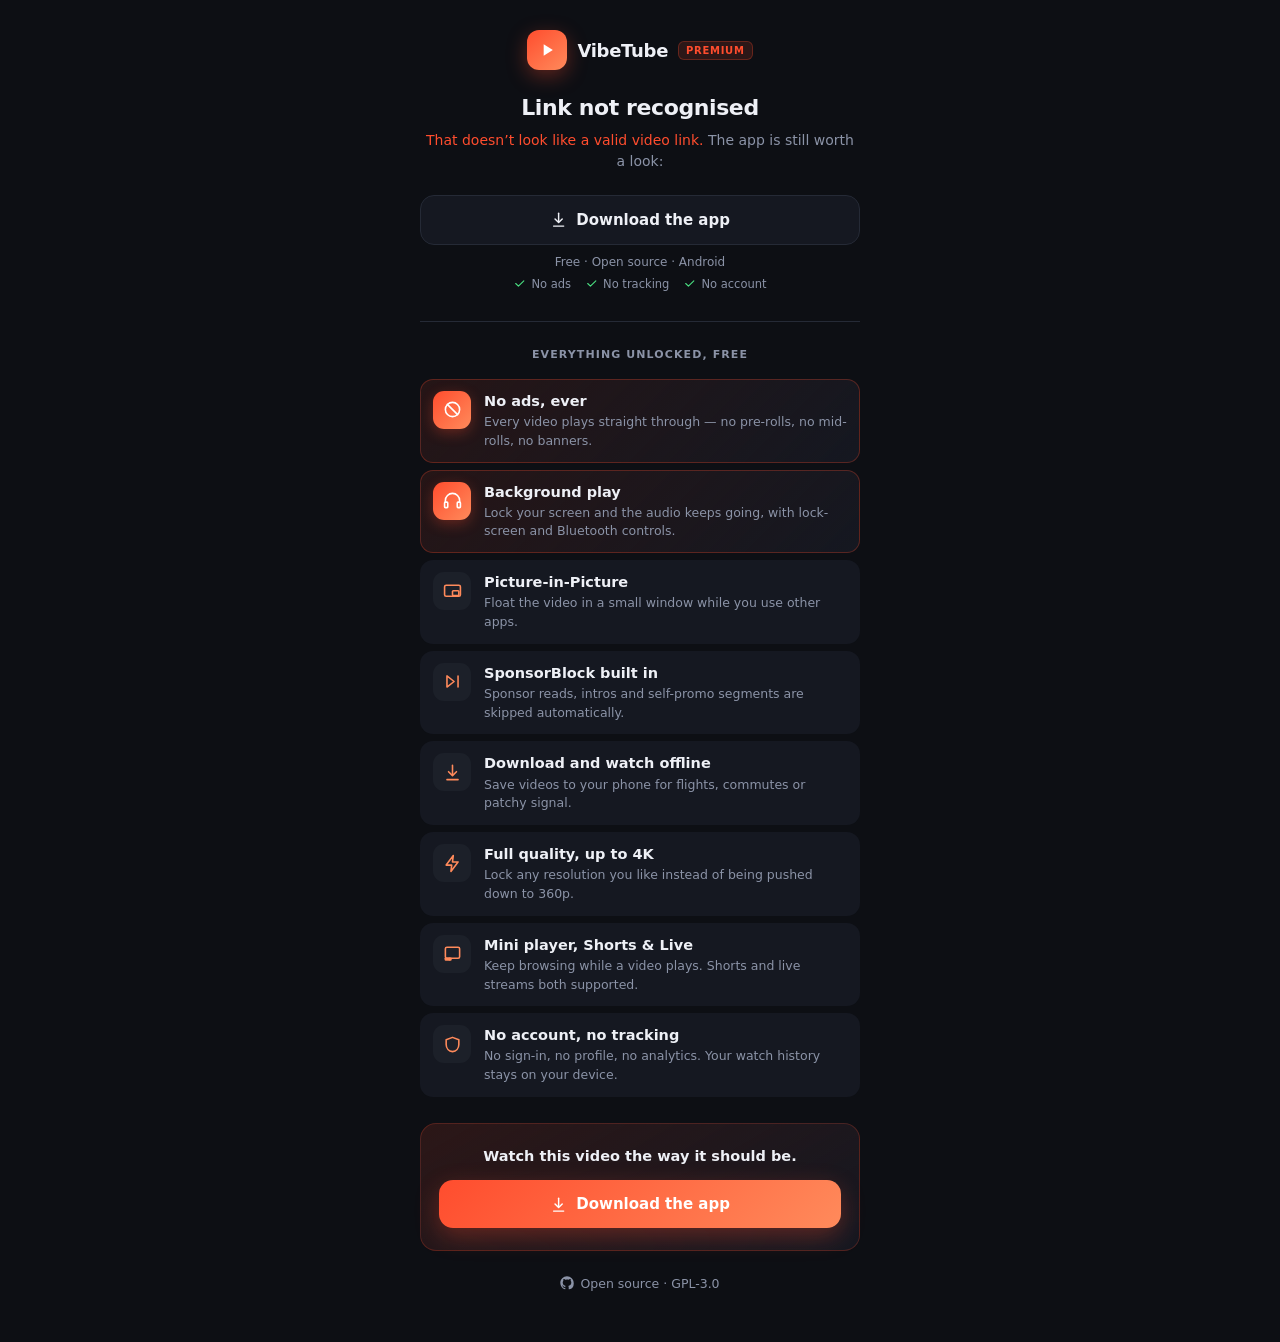
<file: docs/w/index.html>
<!doctype html>
<html lang="en">
<head>
<meta charset="utf-8">
<meta name="viewport" content="width=device-width, initial-scale=1, viewport-fit=cover">
<title>Watch on VibeTube</title>
<meta name="robots" content="noindex">

<meta property="og:title" content="Watch on VibeTube">
<meta property="og:description" content="Ad-free YouTube with background play, PiP, SponsorBlock and offline downloads. Free and open source.">
<meta property="og:type" content="video.other">
<meta name="theme-color" content="#0d0f14">

<style>
  :root{
    --bg:#0d0f14; --surface:#151821; --surface2:#1c2029; --text:#eef0f6;
    --muted:#8b93a7; --primary:#ff4d2e; --primary2:#ff8a5b; --border:#252a36;
    --green:#4ade80;
  }
  *{box-sizing:border-box}
  html{-webkit-text-size-adjust:100%}
  body{
    margin:0; background:var(--bg); color:var(--text);
    font-family:system-ui,-apple-system,"Segoe UI",Roboto,sans-serif;
    -webkit-font-smoothing:antialiased; padding:0 20px 48px;
    position:relative; overflow-x:hidden;
  }
  /* Ambient glow so the page doesn't read as a flat dark rectangle. */
  body::before{
    content:""; position:fixed; inset:-30% -30% auto -30%; height:70vh; z-index:-1;
    background:
      radial-gradient(48% 42% at 50% 0%, rgba(255,77,46,.16), transparent 70%),
      radial-gradient(38% 36% at 85% 8%, rgba(255,138,91,.10), transparent 70%);
    pointer-events:none;
  }
  .wrap{width:100%; max-width:440px; margin:0 auto; padding-top:30px}

  .icon{width:1.15em;height:1.15em;display:inline-block;vertical-align:-.15em;
        fill:none;stroke:currentColor;stroke-width:2;stroke-linecap:round;
        stroke-linejoin:round;flex:0 0 auto}
  .icon-fill{fill:currentColor;stroke:none}

  /* ---- brand ---- */
  .brand{display:flex;align-items:center;gap:10px;justify-content:center;
         margin-bottom:24px}
  .brand-mark{width:40px;height:40px;border-radius:12px;flex:none;
    background:linear-gradient(140deg,var(--primary),var(--primary2));
    display:grid;place-items:center;color:#fff;
    box-shadow:0 6px 20px rgba(255,77,46,.34)}
  .brand-mark .icon{width:20px;height:20px}
  .brand b{font-size:18px;letter-spacing:-.3px}
  .brand .tag{font-size:10px;font-weight:800;letter-spacing:.7px;
    color:var(--primary);background:rgba(255,77,46,.13);
    border:1px solid rgba(255,77,46,.28);padding:3px 7px;border-radius:6px}

  /* ---- video card ---- */
  .vid{position:relative;width:100%;aspect-ratio:16/9;border-radius:16px;
    overflow:hidden;border:1px solid var(--border);background:#000 center/cover no-repeat;
    margin-bottom:20px;display:none;box-shadow:0 16px 40px rgba(0,0,0,.5)}
  .vid::after{content:"";position:absolute;inset:0;
    background:linear-gradient(180deg,transparent 45%,rgba(0,0,0,.55))}
  .vid .play{position:absolute;inset:0;margin:auto;width:58px;height:58px;
    border-radius:50%;background:rgba(13,15,20,.62);border:1px solid rgba(255,255,255,.16);
    display:grid;place-items:center;z-index:2;color:#fff;backdrop-filter:blur(3px)}
  .vid .play .icon{width:22px;height:22px;margin-left:3px}

  h1{font-size:22px;line-height:1.25;margin:0 0 8px;text-align:center;
     letter-spacing:-.4px}
  .sub{color:var(--muted);font-size:14px;line-height:1.55;margin:0 0 22px;
       text-align:center}

  /* ---- buttons ---- */
  .btn{display:flex;align-items:center;justify-content:center;gap:9px;width:100%;
    padding:15px 18px;border-radius:14px;font-size:15px;font-weight:700;
    text-decoration:none;border:0;cursor:pointer;margin-bottom:10px;
    font-family:inherit;transition:transform .12s ease,filter .12s ease}
  .btn:active{transform:scale(.985)}
  .btn .icon{width:1.15em;height:1.15em}
  .primary{background:linear-gradient(135deg,var(--primary),var(--primary2));
    color:#fff;box-shadow:0 8px 24px rgba(255,77,46,.3)}
  .ghost{background:var(--surface);color:var(--text);border:1px solid var(--border)}
  .meta{text-align:center;font-size:12px;color:var(--muted);margin:0 0 8px}

  .trust{display:flex;gap:14px;justify-content:center;flex-wrap:wrap;
    margin:0 0 30px;font-size:11.5px;color:var(--muted)}
  .trust span{display:inline-flex;align-items:center;gap:5px}
  .trust .icon{width:13px;height:13px;color:var(--green)}

  /* ---- features ---- */
  .why{border-top:1px solid var(--border);padding-top:26px}
  .why h2{font-size:11px;text-transform:uppercase;letter-spacing:1.1px;
    color:var(--muted);margin:0 0 18px;text-align:center;font-weight:800}
  .feat{display:flex;gap:13px;align-items:flex-start;padding:11px 12px;
    border-radius:13px;margin-bottom:7px;background:var(--surface);
    border:1px solid transparent}
  .feat.hero{border-color:rgba(255,77,46,.28);
    background:linear-gradient(135deg,rgba(255,77,46,.10),var(--surface))}
  .ico{width:38px;height:38px;border-radius:11px;background:var(--surface2);
    display:grid;place-items:center;flex:none;color:var(--primary2)}
  .feat.hero .ico{background:linear-gradient(135deg,var(--primary),var(--primary2));
    color:#fff;box-shadow:0 4px 14px rgba(255,77,46,.3)}
  .ico .icon{width:19px;height:19px}
  .ft{font-size:14.5px;font-weight:680;margin:1px 0 3px;line-height:1.25}
  .fd{font-size:12.5px;color:var(--muted);margin:0;line-height:1.5}

  /* ---- closing ---- */
  .cta{margin-top:26px;padding:22px 18px;border-radius:16px;text-align:center;
    background:linear-gradient(150deg,rgba(255,77,46,.13),var(--surface));
    border:1px solid rgba(255,77,46,.22)}
  .cta p{margin:0 0 14px;font-size:14.5px;font-weight:650;line-height:1.4}
  .cta .btn{margin-bottom:0}

  .foot{margin-top:24px;text-align:center}
  .foot a{color:var(--muted);font-size:12.5px;text-decoration:none;
    display:inline-flex;align-items:center;gap:6px}
  .foot a:hover{color:var(--text)}
  .foot .icon{width:14px;height:14px}
  .err{color:var(--primary)}
</style>
</head>
<body>

<svg xmlns="http://www.w3.org/2000/svg" style="display:none" aria-hidden="true">
  <symbol id="i-play" viewBox="0 0 24 24"><polygon class="icon-fill" points="8,5 19,12 8,19"/></symbol>
  <symbol id="i-download" viewBox="0 0 24 24"><path d="M12 3v12"/><path d="m7 11 5 5 5-5"/><path d="M5 21h14"/></symbol>
  <symbol id="i-ban" viewBox="0 0 24 24"><circle cx="12" cy="12" r="9"/><path d="M5.5 5.5 18.5 18.5"/></symbol>
  <symbol id="i-headphones" viewBox="0 0 24 24"><path d="M3 14v-2a9 9 0 0 1 18 0v2"/><rect x="2" y="14" width="4" height="7" rx="1"/><rect x="18" y="14" width="4" height="7" rx="1"/></symbol>
  <symbol id="i-pip" viewBox="0 0 24 24"><rect x="2" y="4" width="20" height="14" rx="2"/><rect x="12" y="11" width="8" height="6" rx="1"/></symbol>
  <symbol id="i-skip" viewBox="0 0 24 24"><path d="M5 5v14l9-7-9-7z"/><path d="M19 5v14"/></symbol>
  <symbol id="i-zap" viewBox="0 0 24 24"><path d="M13 2 4 14h7l-1 8 9-12h-7l1-8z"/></symbol>
  <symbol id="i-panel" viewBox="0 0 24 24"><rect x="3" y="4" width="18" height="14" rx="2"/><path d="M3 18h7v2H3z"/><path d="M8 18v2"/></symbol>
  <symbol id="i-shield" viewBox="0 0 24 24"><path d="M12 3 4 6v6c0 5 3.5 8.5 8 9 4.5-.5 8-4 8-9V6l-8-3z"/></symbol>
  <symbol id="i-check" viewBox="0 0 24 24"><path d="m5 12 5 5L20 7"/></symbol>
  <symbol id="i-github" viewBox="0 0 24 24"><path class="icon-fill" d="M12 .5C5.73.5.5 5.73.5 12c0 5.08 3.29 9.39 7.86 10.91.58.1.79-.25.79-.56 0-.28-.01-1.02-.02-2-3.2.7-3.88-1.54-3.88-1.54-.53-1.34-1.28-1.7-1.28-1.7-1.05-.72.08-.7.08-.7 1.16.08 1.77 1.19 1.77 1.19 1.03 1.77 2.7 1.26 3.36.96.1-.75.4-1.26.73-1.55-2.55-.29-5.23-1.28-5.23-5.68 0-1.25.45-2.28 1.18-3.08-.12-.29-.51-1.46.11-3.04 0 0 .97-.31 3.18 1.18a11.1 11.1 0 0 1 2.9-.39c.98 0 1.97.13 2.9.39 2.2-1.49 3.17-1.18 3.17-1.18.62 1.58.23 2.75.12 3.04.74.8 1.18 1.83 1.18 3.08 0 4.41-2.69 5.39-5.25 5.67.41.36.78 1.06.78 2.14 0 1.55-.01 2.8-.01 3.18 0 .31.21.67.8.56A10.52 10.52 0 0 0 23.5 12C23.5 5.73 18.27.5 12 .5z"/></symbol>
</svg>

<div class="wrap">

  <div class="brand">
    <div class="brand-mark"><svg class="icon"><use href="#i-play"/></svg></div>
    <b>VibeTube</b>
    <span class="tag">PREMIUM</span>
  </div>

  <div class="vid" id="thumb">
    <div class="play" aria-hidden="true"><svg class="icon"><use href="#i-play"/></svg></div>
  </div>

  <h1 id="title">Opening in VibeTube…</h1>
  <p class="sub" id="sub">If the app doesn’t open automatically, tap below.</p>

  <a class="btn primary" id="open" href="#">
    <svg class="icon"><use href="#i-play"/></svg> Open in VibeTube
  </a>
  <a class="btn ghost js-apk" id="get"
     href="https://github.com/Code-Stride/VibeTube/releases/latest">
    <svg class="icon"><use href="#i-download"/></svg>
    <span id="getLabel">Download the app</span>
  </a>
  <p class="meta" id="meta">Free · Open source · Android</p>

  <div class="trust">
    <span><svg class="icon"><use href="#i-check"/></svg> No ads</span>
    <span><svg class="icon"><use href="#i-check"/></svg> No tracking</span>
    <span><svg class="icon"><use href="#i-check"/></svg> No account</span>
  </div>

  <section class="why">
    <h2>Everything unlocked, free</h2>

    <div class="feat hero">
      <div class="ico"><svg class="icon"><use href="#i-ban"/></svg></div>
      <div><p class="ft">No ads, ever</p>
      <p class="fd">Every video plays straight through — no pre-rolls, no mid-rolls, no banners.</p></div>
    </div>

    <div class="feat hero">
      <div class="ico"><svg class="icon"><use href="#i-headphones"/></svg></div>
      <div><p class="ft">Background play</p>
      <p class="fd">Lock your screen and the audio keeps going, with lock-screen and Bluetooth controls.</p></div>
    </div>

    <div class="feat">
      <div class="ico"><svg class="icon"><use href="#i-pip"/></svg></div>
      <div><p class="ft">Picture-in-Picture</p>
      <p class="fd">Float the video in a small window while you use other apps.</p></div>
    </div>

    <div class="feat">
      <div class="ico"><svg class="icon"><use href="#i-skip"/></svg></div>
      <div><p class="ft">SponsorBlock built in</p>
      <p class="fd">Sponsor reads, intros and self-promo segments are skipped automatically.</p></div>
    </div>

    <div class="feat">
      <div class="ico"><svg class="icon"><use href="#i-download"/></svg></div>
      <div><p class="ft">Download and watch offline</p>
      <p class="fd">Save videos to your phone for flights, commutes or patchy signal.</p></div>
    </div>

    <div class="feat">
      <div class="ico"><svg class="icon"><use href="#i-zap"/></svg></div>
      <div><p class="ft">Full quality, up to 4K</p>
      <p class="fd">Lock any resolution you like instead of being pushed down to 360p.</p></div>
    </div>

    <div class="feat">
      <div class="ico"><svg class="icon"><use href="#i-panel"/></svg></div>
      <div><p class="ft">Mini player, Shorts &amp; Live</p>
      <p class="fd">Keep browsing while a video plays. Shorts and live streams both supported.</p></div>
    </div>

    <div class="feat">
      <div class="ico"><svg class="icon"><use href="#i-shield"/></svg></div>
      <div><p class="ft">No account, no tracking</p>
      <p class="fd">No sign-in, no profile, no analytics. Your watch history stays on your device.</p></div>
    </div>
  </section>

  <div class="cta">
    <p>Watch this video the way it should be.</p>
    <a class="btn primary js-apk"
       href="https://github.com/Code-Stride/VibeTube/releases/latest">
      <svg class="icon"><use href="#i-download"/></svg>
      <span class="js-apk-label">Download the app</span>
    </a>
  </div>

  <div class="foot">
    <a href="https://github.com/Code-Stride/VibeTube">
      <svg class="icon"><use href="#i-github"/></svg> Open source · GPL-3.0
    </a>
  </div>
</div>

<script>
(function () {
  // /VibeTube/w/<id> — also accept ?v=<id> so hand-written links work.
  var parts = location.pathname.split('/').filter(Boolean);
  var i = parts.indexOf('w');
  var id = (i !== -1 && parts[i + 1]) ? parts[i + 1]
         : new URLSearchParams(location.search).get('v') || '';

  var valid = /^[A-Za-z0-9_-]{11}$/.test(id);
  var titleEl = document.getElementById('title');
  var subEl   = document.getElementById('sub');
  var openEl  = document.getElementById('open');

  if (!valid) {
    titleEl.textContent = 'Link not recognised';
    subEl.innerHTML = '<span class="err">That doesn\u2019t look like a valid ' +
                      'video link.</span> The app is still worth a look:';
    openEl.style.display = 'none';
  } else {
    var thumb = document.getElementById('thumb');
    thumb.style.backgroundImage =
      'url("https://i.ytimg.com/vi/' + id + '/hqdefault.jpg")';
    thumb.style.display = 'block';

    var deep = 'vibetube://watch?v=' + id;
    openEl.href = deep;

    // On Android the App Link should have opened the app before this page
    // rendered. Reaching here usually means it isn't installed, so try the
    // custom scheme once, then settle into the install pitch.
    if (/android/i.test(navigator.userAgent)) {
      var t = setTimeout(function () {
        titleEl.textContent = 'Watch this in VibeTube';
        subEl.textContent = 'Ad-free, plays in the background, and you can ' +
                            'save it to watch offline.';
      }, 1500);
      document.addEventListener('visibilitychange', function () {
        if (document.hidden) clearTimeout(t);   // app opened
      });
      location.href = deep;
    } else {
      titleEl.textContent = 'Watch this in VibeTube';
      subEl.textContent = 'VibeTube is an Android app. Open this link on ' +
                          'your phone, or grab the APK below.';
    }
  }

  // Point downloads at the actual APK rather than the releases list, so it is
  // one tap instead of three. Mirrors the resolver on the main site.
  fetch('https://api.github.com/repos/Code-Stride/VibeTube/releases?per_page=20')
    .then(function (r) { return r.json(); })
    .then(function (rs) {
      if (!Array.isArray(rs)) return;
      for (var j = 0; j < rs.length; j++) {
        var a = (rs[j].assets || []).filter(function (x) {
          return /\.apk$/i.test(x.name);
        })[0];
        if (!a) continue;
        document.querySelectorAll('a.js-apk').forEach(function (el) {
          el.href = a.browser_download_url;
          el.setAttribute('download', a.name);
        });
        document.getElementById('getLabel').textContent = 'Download APK';
        document.querySelectorAll('.js-apk-label').forEach(function (el) {
          el.textContent = 'Download APK · free';
        });
        document.getElementById('meta').textContent =
          rs[j].tag_name + ' · ' + (a.size / 1048576).toFixed(0) +
          ' MB · Android 7+';
        return;
      }
    })
    .catch(function () { /* keep the releases-page fallback */ });
})();
</script>
</body>
</html>
</file>
